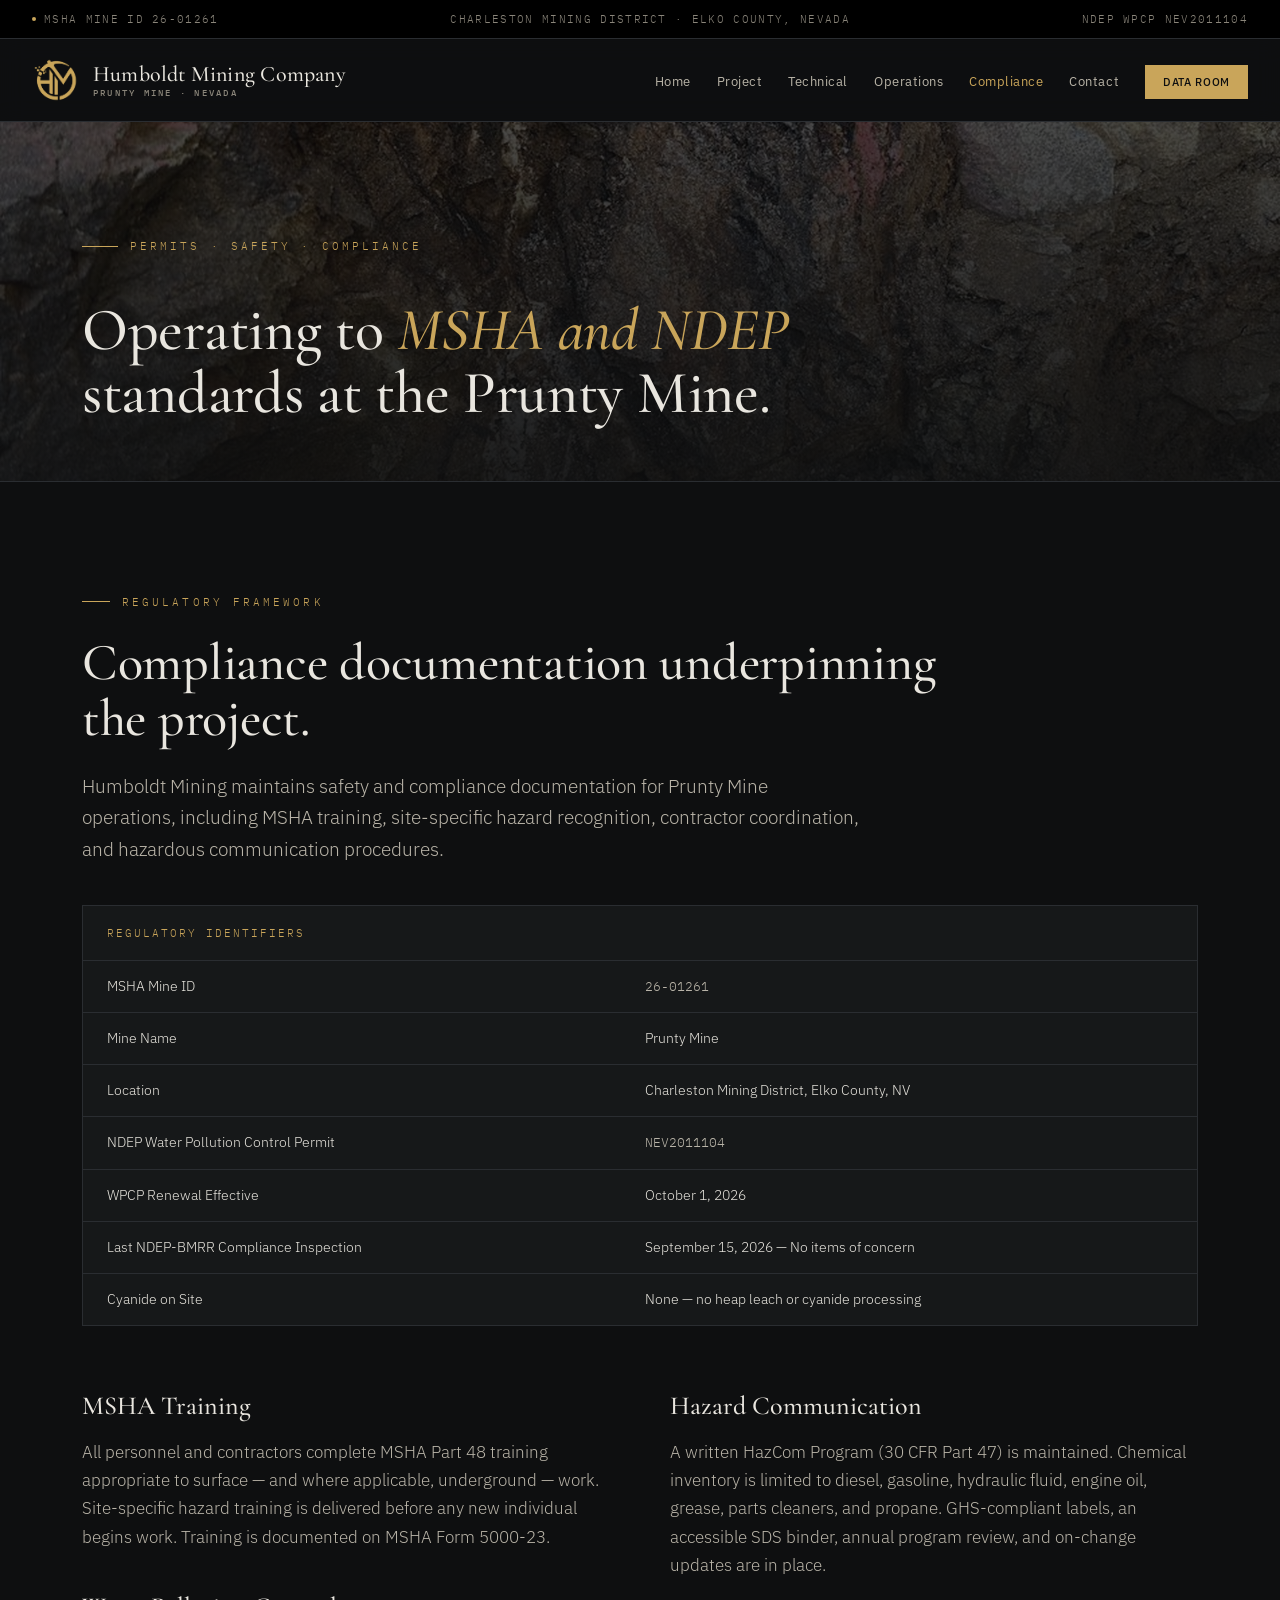
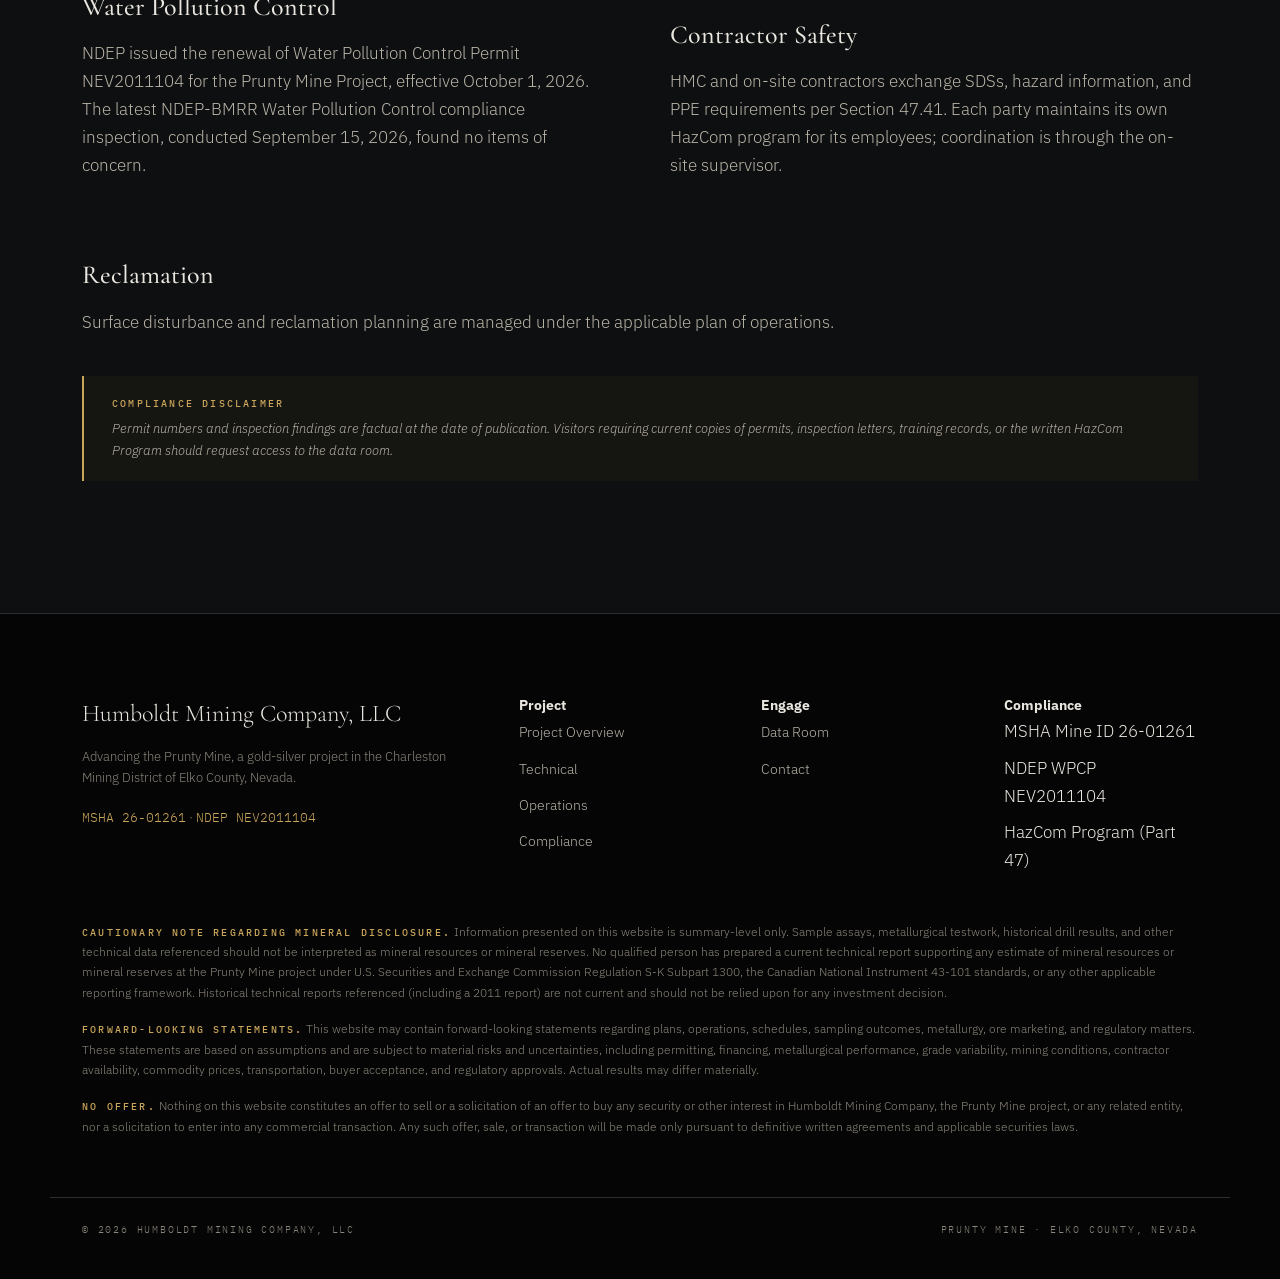
<file: compliance.html>
<!DOCTYPE html>
<html lang="en">
<head>
<meta charset="UTF-8">
<meta name="viewport" content="width=device-width, initial-scale=1.0">
<title>Permits, Safety & Compliance &mdash; Humboldt Mining Company</title>
<meta name="description" content="MSHA Mine ID 26-01261. NDEP Water Pollution Control Permit NEV2011104. Active HazCom Program. No cyanide on site.">
<meta name="robots" content="index, follow">
<meta name="author" content="Humboldt Mining Company, LLC">
<meta name="theme-color" content="#0e0f10">
<meta property="og:type" content="website">
<meta property="og:url" content="https://humboldtmining.com/compliance.html">
<meta property="og:title" content="Permits, Safety & Compliance &mdash; Humboldt Mining Company">
<meta property="og:description" content="MSHA Mine ID 26-01261. NDEP Water Pollution Control Permit NEV2011104. Active HazCom Program. No cyanide on site.">
<meta property="og:site_name" content="Humboldt Mining Company, LLC">
<meta property="og:locale" content="en_US">
<meta name="twitter:card" content="summary_large_image">
<meta name="twitter:title" content="Permits, Safety & Compliance &mdash; Humboldt Mining Company">
<meta name="twitter:description" content="MSHA Mine ID 26-01261. NDEP Water Pollution Control Permit NEV2011104. Active HazCom Program. No cyanide on site.">
<link rel="icon" type="image/x-icon" href="images/favicon.ico">
<script type="application/ld+json">
{ "@context": "https://schema.org", "@type": "Organization",
   "name": "Humboldt Mining Company, LLC", "url": "https://humboldtmining.com/",
   "description": "Operator of the Prunty Mine gold-silver project in the Charleston Mining District, Elko County, Nevada.",
   "address": { "@type": "PostalAddress", "addressRegion": "NV", "addressCountry": "US" } }
</script>
<link rel="preconnect" href="https://fonts.googleapis.com">
<link rel="preconnect" href="https://fonts.gstatic.com" crossorigin>
<link href="https://fonts.googleapis.com/css2?family=Cormorant+Garamond:wght@400;500;600;700&family=IBM+Plex+Mono:wght@400;500;600&family=IBM+Plex+Sans:wght@300;400;500;600&display=swap" rel="stylesheet">
<link rel="stylesheet" href="styles.css">
</head>
<body>

<div class="utility-bar">
  <div class="utility-bar-inner">
    <span><span class="dot"></span>MSHA Mine ID 26-01261</span>
    <span>Charleston Mining District &middot; Elko County, Nevada</span>
    <span>NDEP WPCP NEV2011104</span>
  </div>
</div>
<header class="site-nav">
  <div class="nav-inner">
    <a href="index.html" class="brand" style="display:flex;align-items:center;gap:14px;">
      <img src="images/logo-mark.png" alt="" style="height:46px;width:auto;display:block;flex-shrink:0;">
      <span>
        Humboldt Mining Company
        <span class="small">Prunty Mine &middot; Nevada</span>
      </span>
    </a>
    <nav>
      <ul>
        <li><a href="index.html">Home</a></li>
        <li><a href="project.html">Project</a></li>
        <li><a href="technical.html">Technical</a></li>
        <li><a href="operations.html">Operations</a></li>
        <li><a href="compliance.html" class="active">Compliance</a></li>
        <li><a href="contact.html">Contact</a></li>
        <li><a href="dataroom.html" class="nav-cta">Data Room</a></li>
      </ul>
    </nav>
    <button class="nav-toggle" aria-label="Open menu" onclick="document.body.classList.toggle('nav-open')">
      <span></span><span></span><span></span>
    </button>
  </div>
</header>

<section class="page-hero" style="padding:0;border-bottom:1px solid var(--steel);">
  <div class="page-hero-img" style="background-image:url('images/hero-compliance.jpg');"></div>
  <div class="page-hero-inner">
    <div class="eyebrow">Permits &middot; Safety &middot; Compliance</div>
    <h1>Operating to <em>MSHA and NDEP</em> standards at the Prunty Mine.</h1>
  </div>
</section>


<section>
  <div class="container">
    <div class="section-eyebrow">Regulatory Framework</div>
    <h2>Compliance documentation underpinning the project.</h2>
    <p class="lead">Humboldt Mining maintains safety and compliance documentation for Prunty Mine operations, including MSHA training, site-specific hazard recognition, contractor coordination, and hazardous communication procedures.</p>

    <div class="data-table-wrap">
      <div class="data-table-caption">Regulatory Identifiers</div>
      <table class="data">
        <tbody>
          <tr><td>MSHA Mine ID</td><td class="id">26-01261</td></tr>
          <tr><td>Mine Name</td><td>Prunty Mine</td></tr>
          <tr><td>Location</td><td>Charleston Mining District, Elko County, NV</td></tr>
          <tr><td>NDEP Water Pollution Control Permit</td><td class="id">NEV2011104</td></tr>
          <tr><td>WPCP Renewal Effective</td><td>October 1, 2026</td></tr>
          <tr><td>Last NDEP-BMRR Compliance Inspection</td><td>September 15, 2026 &mdash; No items of concern</td></tr>
          <tr><td>Cyanide on Site</td><td>None &mdash; no heap leach or cyanide processing</td></tr>
        </tbody>
      </table>
    </div>

    <div class="split-tight" style="margin-top:64px;">
      <div>
        <h3>MSHA Training</h3>
        <p>All personnel and contractors complete MSHA Part 48 training appropriate to surface &mdash; and where applicable, underground &mdash; work. Site-specific hazard training is delivered before any new individual begins work. Training is documented on MSHA Form 5000-23.</p>
        <h3 style="margin-top:40px;">Water Pollution Control</h3>
        <p>NDEP issued the renewal of Water Pollution Control Permit NEV2011104 for the Prunty Mine Project, effective October 1, 2026. The latest NDEP-BMRR Water Pollution Control compliance inspection, conducted September 15, 2026, found no items of concern.</p>
      </div>
      <div>
        <h3>Hazard Communication</h3>
        <p>A written HazCom Program (30 CFR Part 47) is maintained. Chemical inventory is limited to diesel, gasoline, hydraulic fluid, engine oil, grease, parts cleaners, and propane. GHS-compliant labels, an accessible SDS binder, annual program review, and on-change updates are in place.</p>
        <h3 style="margin-top:40px;">Contractor Safety</h3>
        <p>HMC and on-site contractors exchange SDSs, hazard information, and PPE requirements per Section 47.41. Each party maintains its own HazCom program for its employees; coordination is through the on-site supervisor.</p>
      </div>
    </div>

    <h3 style="margin-top:80px;">Reclamation</h3>
    <p>Surface disturbance and reclamation planning are managed under the applicable plan of operations.</p>

    <div class="disclaimer" style="margin-top:40px;">
      <strong>Compliance Disclaimer</strong>
      Permit numbers and inspection findings are factual at the date of publication. Visitors requiring current copies of permits, inspection letters, training records, or the written HazCom Program should request access to the data room.
    </div>
  </div>
</section>


<footer>
  <div class="footer-grid">
    <div>
      <div class="footer-brand">Humboldt Mining Company, LLC</div>
      <p>Advancing the Prunty Mine, a gold-silver project in the Charleston Mining District of Elko County, Nevada.</p>
      <p style="margin-top:16px;"><span style="font-family:var(--mono);color:var(--gold);">MSHA 26-01261</span> &middot; <span style="font-family:var(--mono);color:var(--gold);">NDEP NEV2011104</span></p>
    </div>
    <div>
      <h5>Project</h5>
      <ul>
        <li><a href="project.html">Project Overview</a></li>
        <li><a href="technical.html">Technical</a></li>
        <li><a href="operations.html">Operations</a></li>
        <li><a href="compliance.html">Compliance</a></li>
      </ul>
    </div>
    <div>
      <h5>Engage</h5>
      <ul>
        <li><a href="dataroom.html">Data Room</a></li>
        <li><a href="contact.html">Contact</a></li>
      </ul>
    </div>
    <div>
      <h5>Compliance</h5>
      <ul>
        <li>MSHA Mine ID 26-01261</li>
        <li>NDEP WPCP NEV2011104</li>
        <li>HazCom Program (Part 47)</li>
      </ul>
    </div>
  </div>
  <div class="footer-disclaimers">
    <p><strong>Cautionary Note Regarding Mineral Disclosure.</strong> Information presented on this website is summary-level only. Sample assays, metallurgical testwork, historical drill results, and other technical data referenced should not be interpreted as mineral resources or mineral reserves. No qualified person has prepared a current technical report supporting any estimate of mineral resources or mineral reserves at the Prunty Mine project under U.S. Securities and Exchange Commission Regulation S-K Subpart 1300, the Canadian National Instrument 43-101 standards, or any other applicable reporting framework. Historical technical reports referenced (including a 2011 report) are not current and should not be relied upon for any investment decision.</p>
    <p><strong>Forward-Looking Statements.</strong> This website may contain forward-looking statements regarding plans, operations, schedules, sampling outcomes, metallurgy, ore marketing, and regulatory matters. These statements are based on assumptions and are subject to material risks and uncertainties, including permitting, financing, metallurgical performance, grade variability, mining conditions, contractor availability, commodity prices, transportation, buyer acceptance, and regulatory approvals. Actual results may differ materially.</p>
    <p><strong>No Offer.</strong> Nothing on this website constitutes an offer to sell or a solicitation of an offer to buy any security or other interest in Humboldt Mining Company, the Prunty Mine project, or any related entity, nor a solicitation to enter into any commercial transaction. Any such offer, sale, or transaction will be made only pursuant to definitive written agreements and applicable securities laws.</p>
  </div>
  <div class="footer-bottom">
    <span>&copy; 2026 Humboldt Mining Company, LLC</span>
    <span>Prunty Mine &middot; Elko County, Nevada</span>
  </div>
</footer>
<script>
  document.querySelectorAll('header.site-nav nav a').forEach(function(link){
    link.addEventListener('click', function(){
      document.body.classList.remove('nav-open');
    });
  });
  if (window.location.search.indexOf('submitted=true') !== -1) {
    var b = document.createElement('div');
    b.style.cssText = 'position:fixed;top:0;left:0;right:0;background:#c9a55a;color:#0e0f10;padding:16px 24px;text-align:center;font-family:"IBM Plex Sans",sans-serif;font-size:14px;font-weight:500;letter-spacing:.04em;z-index:9999;box-shadow:0 2px 12px rgba(0,0,0,.4);';
    b.innerHTML = 'Thank you. Your inquiry has been received. Humboldt Mining will respond by email. <span style="cursor:pointer;margin-left:24px;font-weight:600;" onclick="this.parentElement.remove()">&times;</span>';
    document.body.prepend(b);
    window.scrollTo(0,0);
  }
</script>
</body>
</html>
</file>
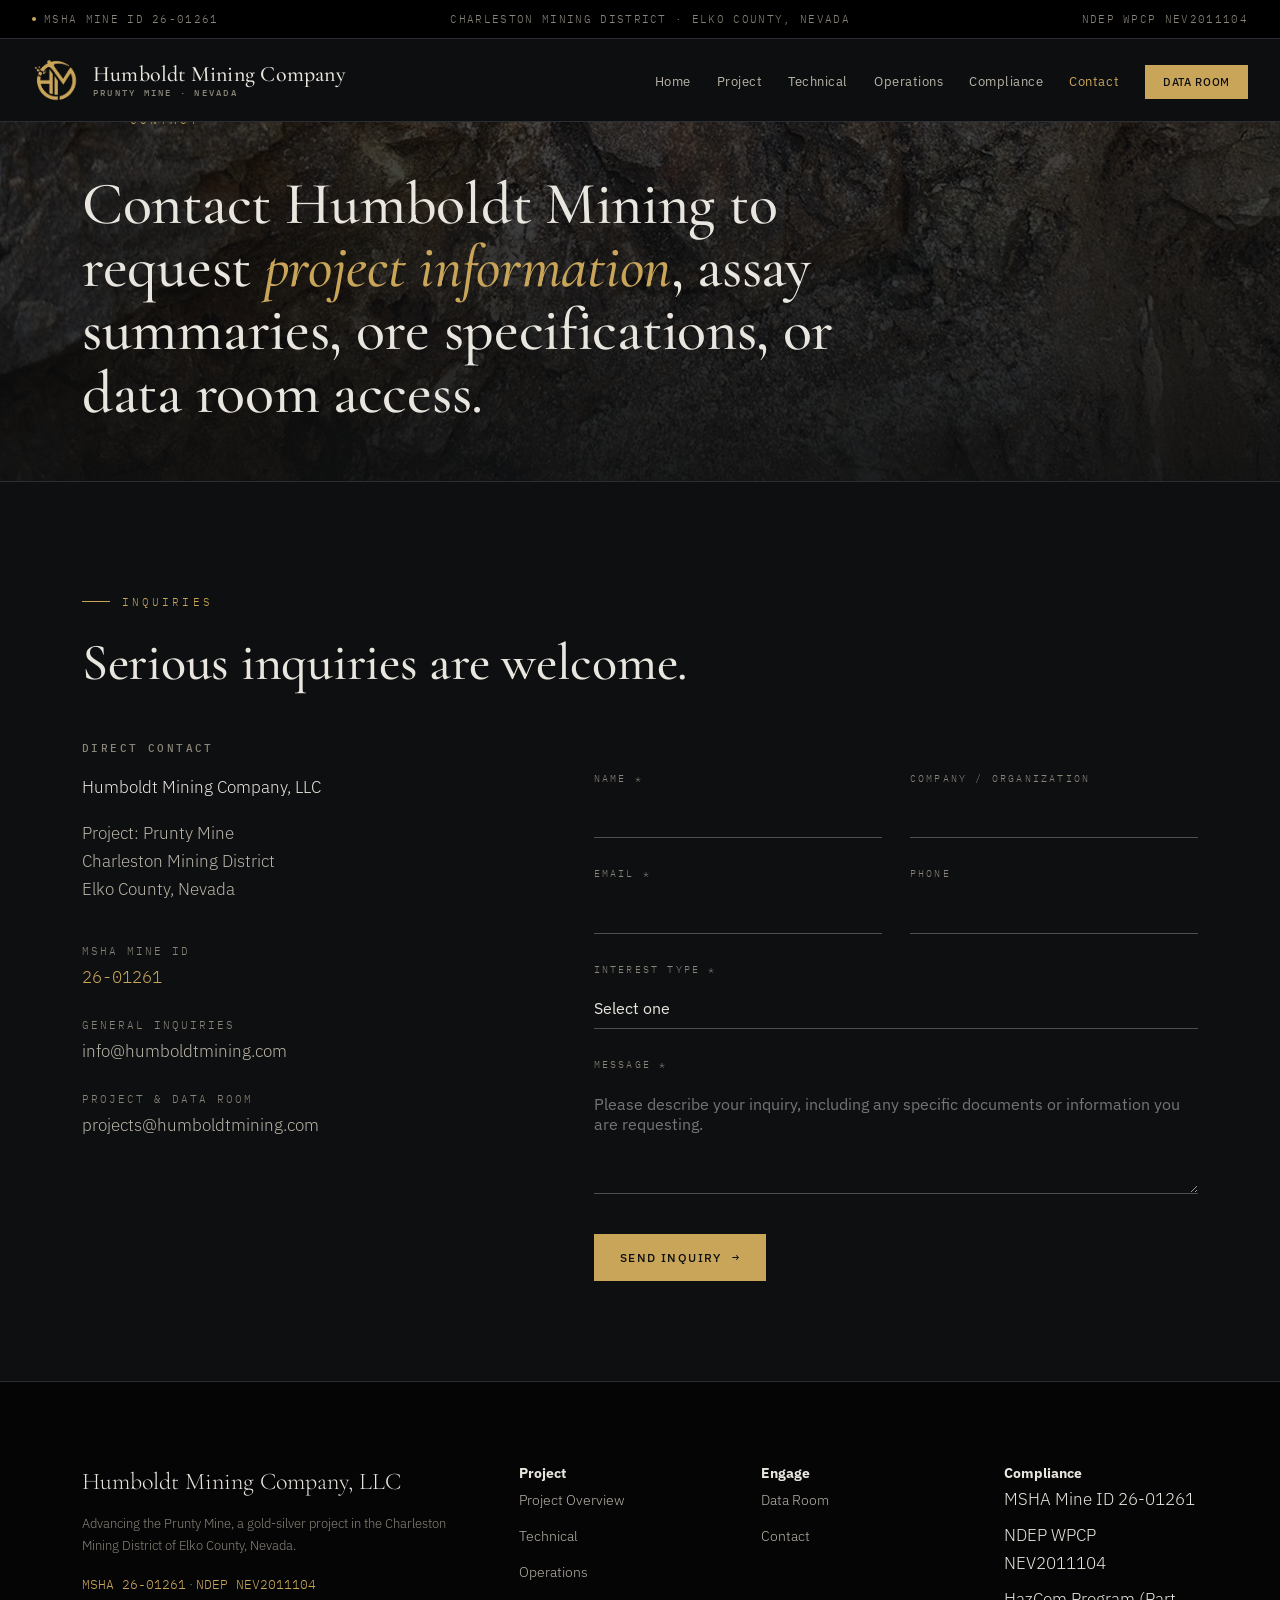
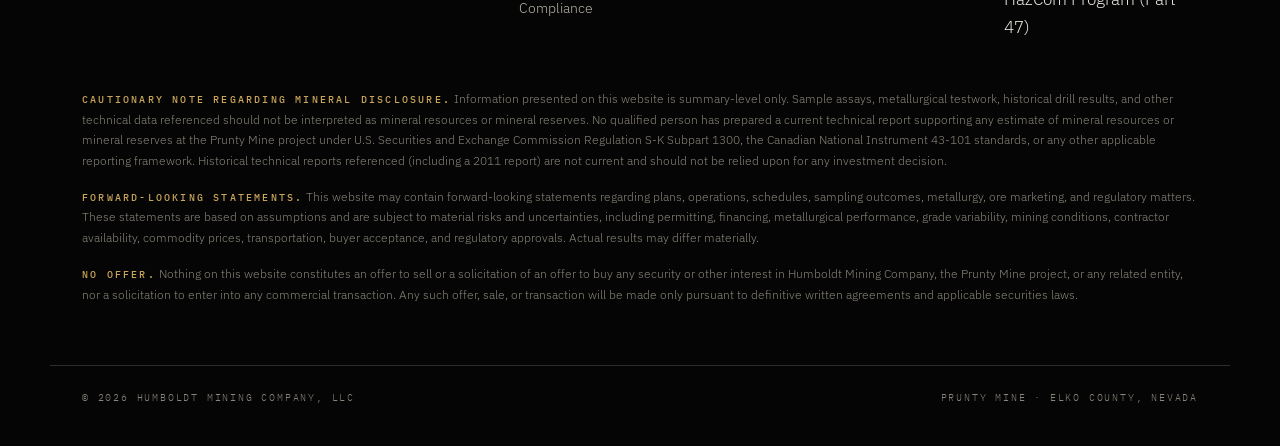
<file: contact.html>
<!DOCTYPE html>
<html lang="en">
<head>
<meta charset="UTF-8">
<meta name="viewport" content="width=device-width, initial-scale=1.0">
<title>Contact &mdash; Humboldt Mining Company</title>
<meta name="description" content="Contact Humboldt Mining to request project information, assay summaries, ore specifications, or data room access.">
<meta name="robots" content="index, follow">
<meta name="author" content="Humboldt Mining Company, LLC">
<meta name="theme-color" content="#0e0f10">
<meta property="og:type" content="website">
<meta property="og:url" content="https://humboldtmining.com/contact.html">
<meta property="og:title" content="Contact &mdash; Humboldt Mining Company">
<meta property="og:description" content="Contact Humboldt Mining to request project information, assay summaries, ore specifications, or data room access.">
<meta property="og:site_name" content="Humboldt Mining Company, LLC">
<meta property="og:locale" content="en_US">
<meta name="twitter:card" content="summary_large_image">
<meta name="twitter:title" content="Contact &mdash; Humboldt Mining Company">
<meta name="twitter:description" content="Contact Humboldt Mining to request project information, assay summaries, ore specifications, or data room access.">
<link rel="icon" type="image/x-icon" href="images/favicon.ico">
<script type="application/ld+json">
{ "@context": "https://schema.org", "@type": "Organization",
   "name": "Humboldt Mining Company, LLC", "url": "https://humboldtmining.com/",
   "description": "Operator of the Prunty Mine gold-silver project in the Charleston Mining District, Elko County, Nevada.",
   "address": { "@type": "PostalAddress", "addressRegion": "NV", "addressCountry": "US" } }
</script>
<link rel="preconnect" href="https://fonts.googleapis.com">
<link rel="preconnect" href="https://fonts.gstatic.com" crossorigin>
<link href="https://fonts.googleapis.com/css2?family=Cormorant+Garamond:wght@400;500;600;700&family=IBM+Plex+Mono:wght@400;500;600&family=IBM+Plex+Sans:wght@300;400;500;600&display=swap" rel="stylesheet">
<link rel="stylesheet" href="styles.css">
</head>
<body>

<div class="utility-bar">
  <div class="utility-bar-inner">
    <span><span class="dot"></span>MSHA Mine ID 26-01261</span>
    <span>Charleston Mining District &middot; Elko County, Nevada</span>
    <span>NDEP WPCP NEV2011104</span>
  </div>
</div>
<header class="site-nav">
  <div class="nav-inner">
    <a href="index.html" class="brand" style="display:flex;align-items:center;gap:14px;">
      <img src="images/logo-mark.png" alt="" style="height:46px;width:auto;display:block;flex-shrink:0;">
      <span>
        Humboldt Mining Company
        <span class="small">Prunty Mine &middot; Nevada</span>
      </span>
    </a>
    <nav>
      <ul>
        <li><a href="index.html">Home</a></li>
        <li><a href="project.html">Project</a></li>
        <li><a href="technical.html">Technical</a></li>
        <li><a href="operations.html">Operations</a></li>
        <li><a href="compliance.html">Compliance</a></li>
        <li><a href="contact.html" class="active">Contact</a></li>
        <li><a href="dataroom.html" class="nav-cta">Data Room</a></li>
      </ul>
    </nav>
    <button class="nav-toggle" aria-label="Open menu" onclick="document.body.classList.toggle('nav-open')">
      <span></span><span></span><span></span>
    </button>
  </div>
</header>

<section class="page-hero" style="padding:0;border-bottom:1px solid var(--steel);">
  <div class="page-hero-img" style="background-image:url('images/hero-contact.jpg');"></div>
  <div class="page-hero-inner">
    <div class="eyebrow">Contact</div>
    <h1>Contact Humboldt Mining to request <em>project information</em>, assay summaries, ore specifications, or data room access.</h1>
  </div>
</section>


<section>
  <div class="container">
    <div class="section-eyebrow">Inquiries</div>
    <h2>Serious inquiries are welcome.</h2>

    <div class="split" style="margin-top:48px;">
      <div>
        <h4>Direct Contact</h4>
        <p style="color:var(--bone);font-size:17px;">Humboldt Mining Company, LLC</p>
        <p style="margin-top:4px;">Project: Prunty Mine<br>Charleston Mining District<br>Elko County, Nevada</p>

        <p style="margin-top:32px;"><span style="font-family:var(--mono);font-size:11px;color:var(--bone-3);letter-spacing:0.18em;text-transform:uppercase;">MSHA Mine ID</span><br><span style="font-family:var(--mono);color:var(--gold);">26-01261</span></p>

        <p style="margin-top:16px;"><span style="font-family:var(--mono);font-size:11px;color:var(--bone-3);letter-spacing:0.18em;text-transform:uppercase;">General Inquiries</span><br>info@humboldtmining.com</p>

        <p style="margin-top:16px;"><span style="font-family:var(--mono);font-size:11px;color:var(--bone-3);letter-spacing:0.18em;text-transform:uppercase;">Project &amp; Data Room</span><br>projects@humboldtmining.com</p>
      </div>

      <form name="contact" method="POST" data-netlify="true" netlify-honeypot="bot-field" class="contact-form" action="/?submitted=true">
        <input type="hidden" name="form-name" value="contact">
        <p style="position:absolute;left:-9999px;"><label>Don't fill this out: <input name="bot-field"></label></p>
        <div class="form-grid">
          <div class="form-group">
            <label>Name *</label>
            <input type="text" name="name" required>
          </div>
          <div class="form-group">
            <label>Company / Organization</label>
            <input type="text" name="company">
          </div>
          <div class="form-group">
            <label>Email *</label>
            <input type="email" name="email" required>
          </div>
          <div class="form-group">
            <label>Phone</label>
            <input type="tel" name="phone">
          </div>
          <div class="form-group form-full">
            <label>Interest Type *</label>
            <select name="interest" required>
              <option value="">Select one</option>
              <option>Investor</option>
              <option>Ore Buyer</option>
              <option>Contractor</option>
              <option>Regulator</option>
              <option>Other</option>
            </select>
          </div>
          <div class="form-group form-full">
            <label>Message *</label>
            <textarea name="message" required placeholder="Please describe your inquiry, including any specific documents or information you are requesting."></textarea>
          </div>
          <div class="form-full" style="margin-top:12px;">
            <button type="submit" class="btn btn-primary">Send Inquiry <span class="arrow">&rarr;</span></button>
          </div>
        </div>
      </form>
    </div>
  </div>
</section>


<footer>
  <div class="footer-grid">
    <div>
      <div class="footer-brand">Humboldt Mining Company, LLC</div>
      <p>Advancing the Prunty Mine, a gold-silver project in the Charleston Mining District of Elko County, Nevada.</p>
      <p style="margin-top:16px;"><span style="font-family:var(--mono);color:var(--gold);">MSHA 26-01261</span> &middot; <span style="font-family:var(--mono);color:var(--gold);">NDEP NEV2011104</span></p>
    </div>
    <div>
      <h5>Project</h5>
      <ul>
        <li><a href="project.html">Project Overview</a></li>
        <li><a href="technical.html">Technical</a></li>
        <li><a href="operations.html">Operations</a></li>
        <li><a href="compliance.html">Compliance</a></li>
      </ul>
    </div>
    <div>
      <h5>Engage</h5>
      <ul>
        <li><a href="dataroom.html">Data Room</a></li>
        <li><a href="contact.html">Contact</a></li>
      </ul>
    </div>
    <div>
      <h5>Compliance</h5>
      <ul>
        <li>MSHA Mine ID 26-01261</li>
        <li>NDEP WPCP NEV2011104</li>
        <li>HazCom Program (Part 47)</li>
      </ul>
    </div>
  </div>
  <div class="footer-disclaimers">
    <p><strong>Cautionary Note Regarding Mineral Disclosure.</strong> Information presented on this website is summary-level only. Sample assays, metallurgical testwork, historical drill results, and other technical data referenced should not be interpreted as mineral resources or mineral reserves. No qualified person has prepared a current technical report supporting any estimate of mineral resources or mineral reserves at the Prunty Mine project under U.S. Securities and Exchange Commission Regulation S-K Subpart 1300, the Canadian National Instrument 43-101 standards, or any other applicable reporting framework. Historical technical reports referenced (including a 2011 report) are not current and should not be relied upon for any investment decision.</p>
    <p><strong>Forward-Looking Statements.</strong> This website may contain forward-looking statements regarding plans, operations, schedules, sampling outcomes, metallurgy, ore marketing, and regulatory matters. These statements are based on assumptions and are subject to material risks and uncertainties, including permitting, financing, metallurgical performance, grade variability, mining conditions, contractor availability, commodity prices, transportation, buyer acceptance, and regulatory approvals. Actual results may differ materially.</p>
    <p><strong>No Offer.</strong> Nothing on this website constitutes an offer to sell or a solicitation of an offer to buy any security or other interest in Humboldt Mining Company, the Prunty Mine project, or any related entity, nor a solicitation to enter into any commercial transaction. Any such offer, sale, or transaction will be made only pursuant to definitive written agreements and applicable securities laws.</p>
  </div>
  <div class="footer-bottom">
    <span>&copy; 2026 Humboldt Mining Company, LLC</span>
    <span>Prunty Mine &middot; Elko County, Nevada</span>
  </div>
</footer>
<script>
  document.querySelectorAll('header.site-nav nav a').forEach(function(link){
    link.addEventListener('click', function(){
      document.body.classList.remove('nav-open');
    });
  });
  if (window.location.search.indexOf('submitted=true') !== -1) {
    var b = document.createElement('div');
    b.style.cssText = 'position:fixed;top:0;left:0;right:0;background:#c9a55a;color:#0e0f10;padding:16px 24px;text-align:center;font-family:"IBM Plex Sans",sans-serif;font-size:14px;font-weight:500;letter-spacing:.04em;z-index:9999;box-shadow:0 2px 12px rgba(0,0,0,.4);';
    b.innerHTML = 'Thank you. Your inquiry has been received. Humboldt Mining will respond by email. <span style="cursor:pointer;margin-left:24px;font-weight:600;" onclick="this.parentElement.remove()">&times;</span>';
    document.body.prepend(b);
    window.scrollTo(0,0);
  }
</script>
</body>
</html>
</file>
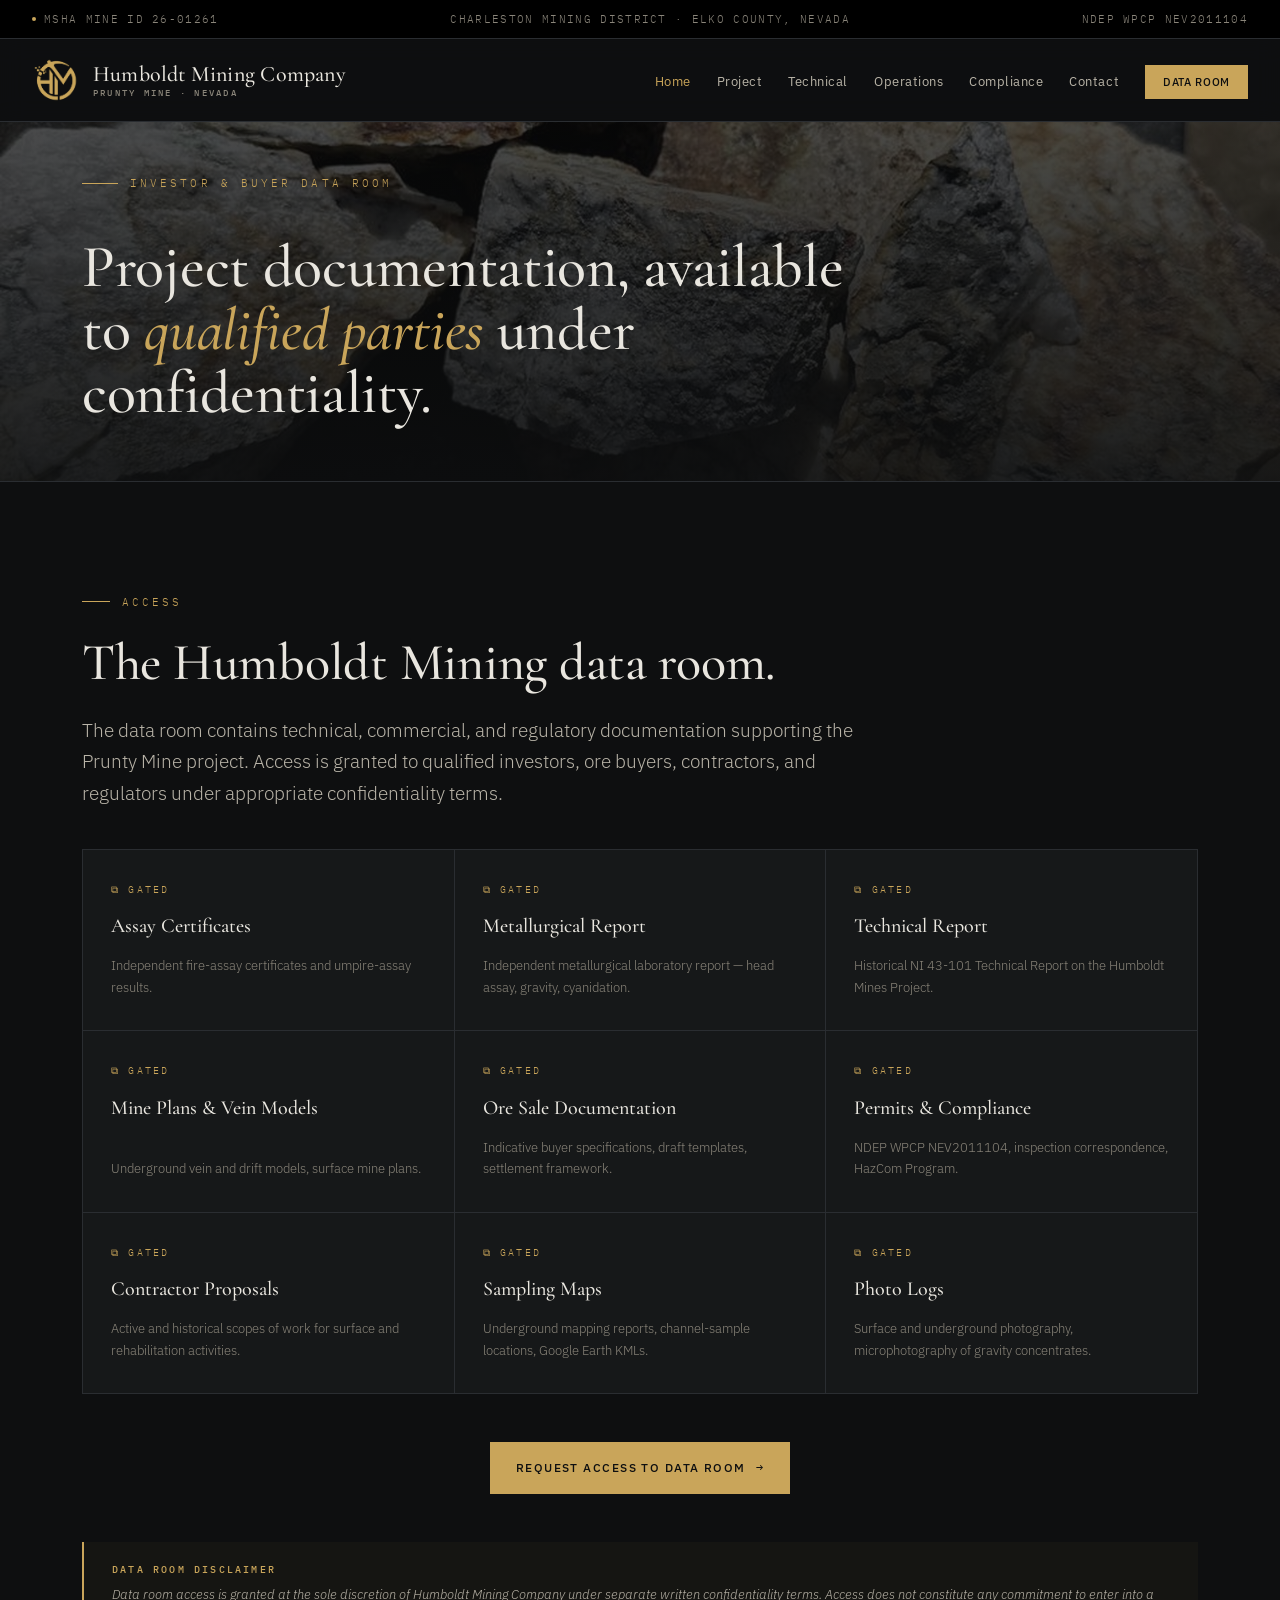
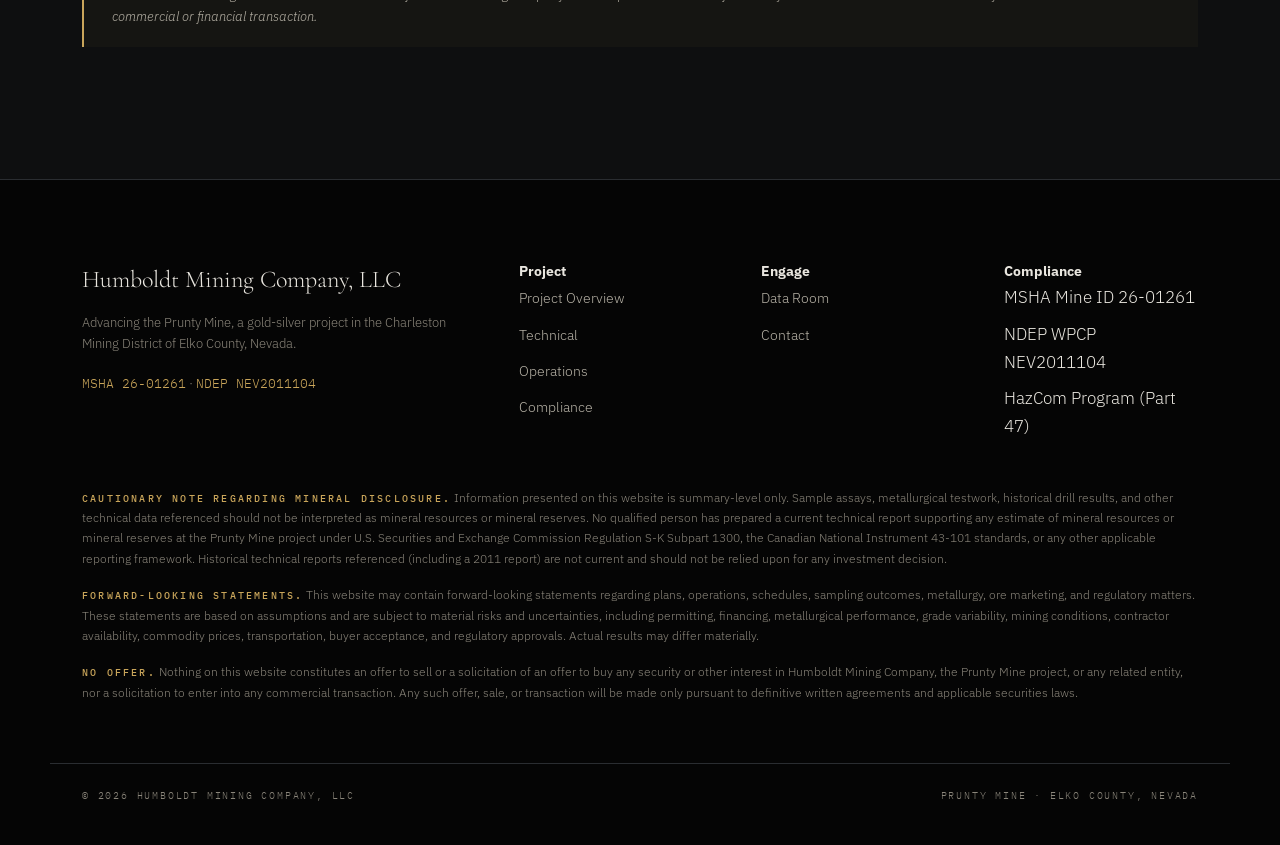
<file: dataroom.html>
<!DOCTYPE html>
<html lang="en">
<head>
<meta charset="UTF-8">
<meta name="viewport" content="width=device-width, initial-scale=1.0">
<title>Data Room &mdash; Humboldt Mining Company</title>
<meta name="description" content="Technical, commercial, and regulatory documentation for the Prunty Mine project. Access under appropriate confidentiality terms.">
<meta name="robots" content="index, follow">
<meta name="author" content="Humboldt Mining Company, LLC">
<meta name="theme-color" content="#0e0f10">
<meta property="og:type" content="website">
<meta property="og:url" content="https://humboldtmining.com/dataroom.html">
<meta property="og:title" content="Data Room &mdash; Humboldt Mining Company">
<meta property="og:description" content="Technical, commercial, and regulatory documentation for the Prunty Mine project. Access under appropriate confidentiality terms.">
<meta property="og:site_name" content="Humboldt Mining Company, LLC">
<meta property="og:locale" content="en_US">
<meta name="twitter:card" content="summary_large_image">
<meta name="twitter:title" content="Data Room &mdash; Humboldt Mining Company">
<meta name="twitter:description" content="Technical, commercial, and regulatory documentation for the Prunty Mine project. Access under appropriate confidentiality terms.">
<link rel="icon" type="image/x-icon" href="images/favicon.ico">
<script type="application/ld+json">
{ "@context": "https://schema.org", "@type": "Organization",
   "name": "Humboldt Mining Company, LLC", "url": "https://humboldtmining.com/",
   "description": "Operator of the Prunty Mine gold-silver project in the Charleston Mining District, Elko County, Nevada.",
   "address": { "@type": "PostalAddress", "addressRegion": "NV", "addressCountry": "US" } }
</script>
<link rel="preconnect" href="https://fonts.googleapis.com">
<link rel="preconnect" href="https://fonts.gstatic.com" crossorigin>
<link href="https://fonts.googleapis.com/css2?family=Cormorant+Garamond:wght@400;500;600;700&family=IBM+Plex+Mono:wght@400;500;600&family=IBM+Plex+Sans:wght@300;400;500;600&display=swap" rel="stylesheet">
<link rel="stylesheet" href="styles.css">
</head>
<body>

<div class="utility-bar">
  <div class="utility-bar-inner">
    <span><span class="dot"></span>MSHA Mine ID 26-01261</span>
    <span>Charleston Mining District &middot; Elko County, Nevada</span>
    <span>NDEP WPCP NEV2011104</span>
  </div>
</div>
<header class="site-nav">
  <div class="nav-inner">
    <a href="index.html" class="brand" style="display:flex;align-items:center;gap:14px;">
      <img src="images/logo-mark.png" alt="" style="height:46px;width:auto;display:block;flex-shrink:0;">
      <span>
        Humboldt Mining Company
        <span class="small">Prunty Mine &middot; Nevada</span>
      </span>
    </a>
    <nav>
      <ul>
        <li><a href="index.html" class="active">Home</a></li>
        <li><a href="project.html">Project</a></li>
        <li><a href="technical.html">Technical</a></li>
        <li><a href="operations.html">Operations</a></li>
        <li><a href="compliance.html">Compliance</a></li>
        <li><a href="contact.html">Contact</a></li>
        <li><a href="dataroom.html" class="nav-cta">Data Room</a></li>
      </ul>
    </nav>
    <button class="nav-toggle" aria-label="Open menu" onclick="document.body.classList.toggle('nav-open')">
      <span></span><span></span><span></span>
    </button>
  </div>
</header>

<section class="page-hero" style="padding:0;border-bottom:1px solid var(--steel);">
  <div class="page-hero-img" style="background-image:url('images/hero-dataroom.jpg');"></div>
  <div class="page-hero-inner">
    <div class="eyebrow">Investor &amp; Buyer Data Room</div>
    <h1>Project documentation, available to <em>qualified parties</em> under confidentiality.</h1>
  </div>
</section>


<section>
  <div class="container">
    <div class="section-eyebrow">Access</div>
    <h2>The Humboldt Mining data room.</h2>
    <p class="lead">The data room contains technical, commercial, and regulatory documentation supporting the Prunty Mine project. Access is granted to qualified investors, ore buyers, contractors, and regulators under appropriate confidentiality terms.</p>

    <div class="doc-grid">
      <div class="doc-card">
        <div class="lock">&boxbox; Gated</div>
        <h4>Assay Certificates</h4>
        <p>Independent fire-assay certificates and umpire-assay results.</p>
      </div>
      <div class="doc-card">
        <div class="lock">&boxbox; Gated</div>
        <h4>Metallurgical Report</h4>
        <p>Independent metallurgical laboratory report &mdash; head assay, gravity, cyanidation.</p>
      </div>
      <div class="doc-card">
        <div class="lock">&boxbox; Gated</div>
        <h4>Technical Report</h4>
        <p>Historical NI 43-101 Technical Report on the Humboldt Mines Project.</p>
      </div>
      <div class="doc-card">
        <div class="lock">&boxbox; Gated</div>
        <h4>Mine Plans &amp; Vein Models</h4>
        <p>Underground vein and drift models, surface mine plans.</p>
      </div>
      <div class="doc-card">
        <div class="lock">&boxbox; Gated</div>
        <h4>Ore Sale Documentation</h4>
        <p>Indicative buyer specifications, draft templates, settlement framework.</p>
      </div>
      <div class="doc-card">
        <div class="lock">&boxbox; Gated</div>
        <h4>Permits &amp; Compliance</h4>
        <p>NDEP WPCP NEV2011104, inspection correspondence, HazCom Program.</p>
      </div>
      <div class="doc-card">
        <div class="lock">&boxbox; Gated</div>
        <h4>Contractor Proposals</h4>
        <p>Active and historical scopes of work for surface and rehabilitation activities.</p>
      </div>
      <div class="doc-card">
        <div class="lock">&boxbox; Gated</div>
        <h4>Sampling Maps</h4>
        <p>Underground mapping reports, channel-sample locations, Google Earth KMLs.</p>
      </div>
      <div class="doc-card">
        <div class="lock">&boxbox; Gated</div>
        <h4>Photo Logs</h4>
        <p>Surface and underground photography, microphotography of gravity concentrates.</p>
      </div>
    </div>

    <div style="margin-top:48px;text-align:center;">
      <a href="contact.html" class="btn btn-primary">Request Access to Data Room <span class="arrow">&rarr;</span></a>
    </div>

    <div class="disclaimer" style="margin-top:48px;">
      <strong>Data Room Disclaimer</strong>
      Data room access is granted at the sole discretion of Humboldt Mining Company under separate written confidentiality terms. Access does not constitute any commitment to enter into a commercial or financial transaction.
    </div>
  </div>
</section>


<footer>
  <div class="footer-grid">
    <div>
      <div class="footer-brand">Humboldt Mining Company, LLC</div>
      <p>Advancing the Prunty Mine, a gold-silver project in the Charleston Mining District of Elko County, Nevada.</p>
      <p style="margin-top:16px;"><span style="font-family:var(--mono);color:var(--gold);">MSHA 26-01261</span> &middot; <span style="font-family:var(--mono);color:var(--gold);">NDEP NEV2011104</span></p>
    </div>
    <div>
      <h5>Project</h5>
      <ul>
        <li><a href="project.html">Project Overview</a></li>
        <li><a href="technical.html">Technical</a></li>
        <li><a href="operations.html">Operations</a></li>
        <li><a href="compliance.html">Compliance</a></li>
      </ul>
    </div>
    <div>
      <h5>Engage</h5>
      <ul>
        <li><a href="dataroom.html">Data Room</a></li>
        <li><a href="contact.html">Contact</a></li>
      </ul>
    </div>
    <div>
      <h5>Compliance</h5>
      <ul>
        <li>MSHA Mine ID 26-01261</li>
        <li>NDEP WPCP NEV2011104</li>
        <li>HazCom Program (Part 47)</li>
      </ul>
    </div>
  </div>
  <div class="footer-disclaimers">
    <p><strong>Cautionary Note Regarding Mineral Disclosure.</strong> Information presented on this website is summary-level only. Sample assays, metallurgical testwork, historical drill results, and other technical data referenced should not be interpreted as mineral resources or mineral reserves. No qualified person has prepared a current technical report supporting any estimate of mineral resources or mineral reserves at the Prunty Mine project under U.S. Securities and Exchange Commission Regulation S-K Subpart 1300, the Canadian National Instrument 43-101 standards, or any other applicable reporting framework. Historical technical reports referenced (including a 2011 report) are not current and should not be relied upon for any investment decision.</p>
    <p><strong>Forward-Looking Statements.</strong> This website may contain forward-looking statements regarding plans, operations, schedules, sampling outcomes, metallurgy, ore marketing, and regulatory matters. These statements are based on assumptions and are subject to material risks and uncertainties, including permitting, financing, metallurgical performance, grade variability, mining conditions, contractor availability, commodity prices, transportation, buyer acceptance, and regulatory approvals. Actual results may differ materially.</p>
    <p><strong>No Offer.</strong> Nothing on this website constitutes an offer to sell or a solicitation of an offer to buy any security or other interest in Humboldt Mining Company, the Prunty Mine project, or any related entity, nor a solicitation to enter into any commercial transaction. Any such offer, sale, or transaction will be made only pursuant to definitive written agreements and applicable securities laws.</p>
  </div>
  <div class="footer-bottom">
    <span>&copy; 2026 Humboldt Mining Company, LLC</span>
    <span>Prunty Mine &middot; Elko County, Nevada</span>
  </div>
</footer>
<script>
  document.querySelectorAll('header.site-nav nav a').forEach(function(link){
    link.addEventListener('click', function(){
      document.body.classList.remove('nav-open');
    });
  });
  if (window.location.search.indexOf('submitted=true') !== -1) {
    var b = document.createElement('div');
    b.style.cssText = 'position:fixed;top:0;left:0;right:0;background:#c9a55a;color:#0e0f10;padding:16px 24px;text-align:center;font-family:"IBM Plex Sans",sans-serif;font-size:14px;font-weight:500;letter-spacing:.04em;z-index:9999;box-shadow:0 2px 12px rgba(0,0,0,.4);';
    b.innerHTML = 'Thank you. Your inquiry has been received. Humboldt Mining will respond by email. <span style="cursor:pointer;margin-left:24px;font-weight:600;" onclick="this.parentElement.remove()">&times;</span>';
    document.body.prepend(b);
    window.scrollTo(0,0);
  }
</script>
</body>
</html>
</file>
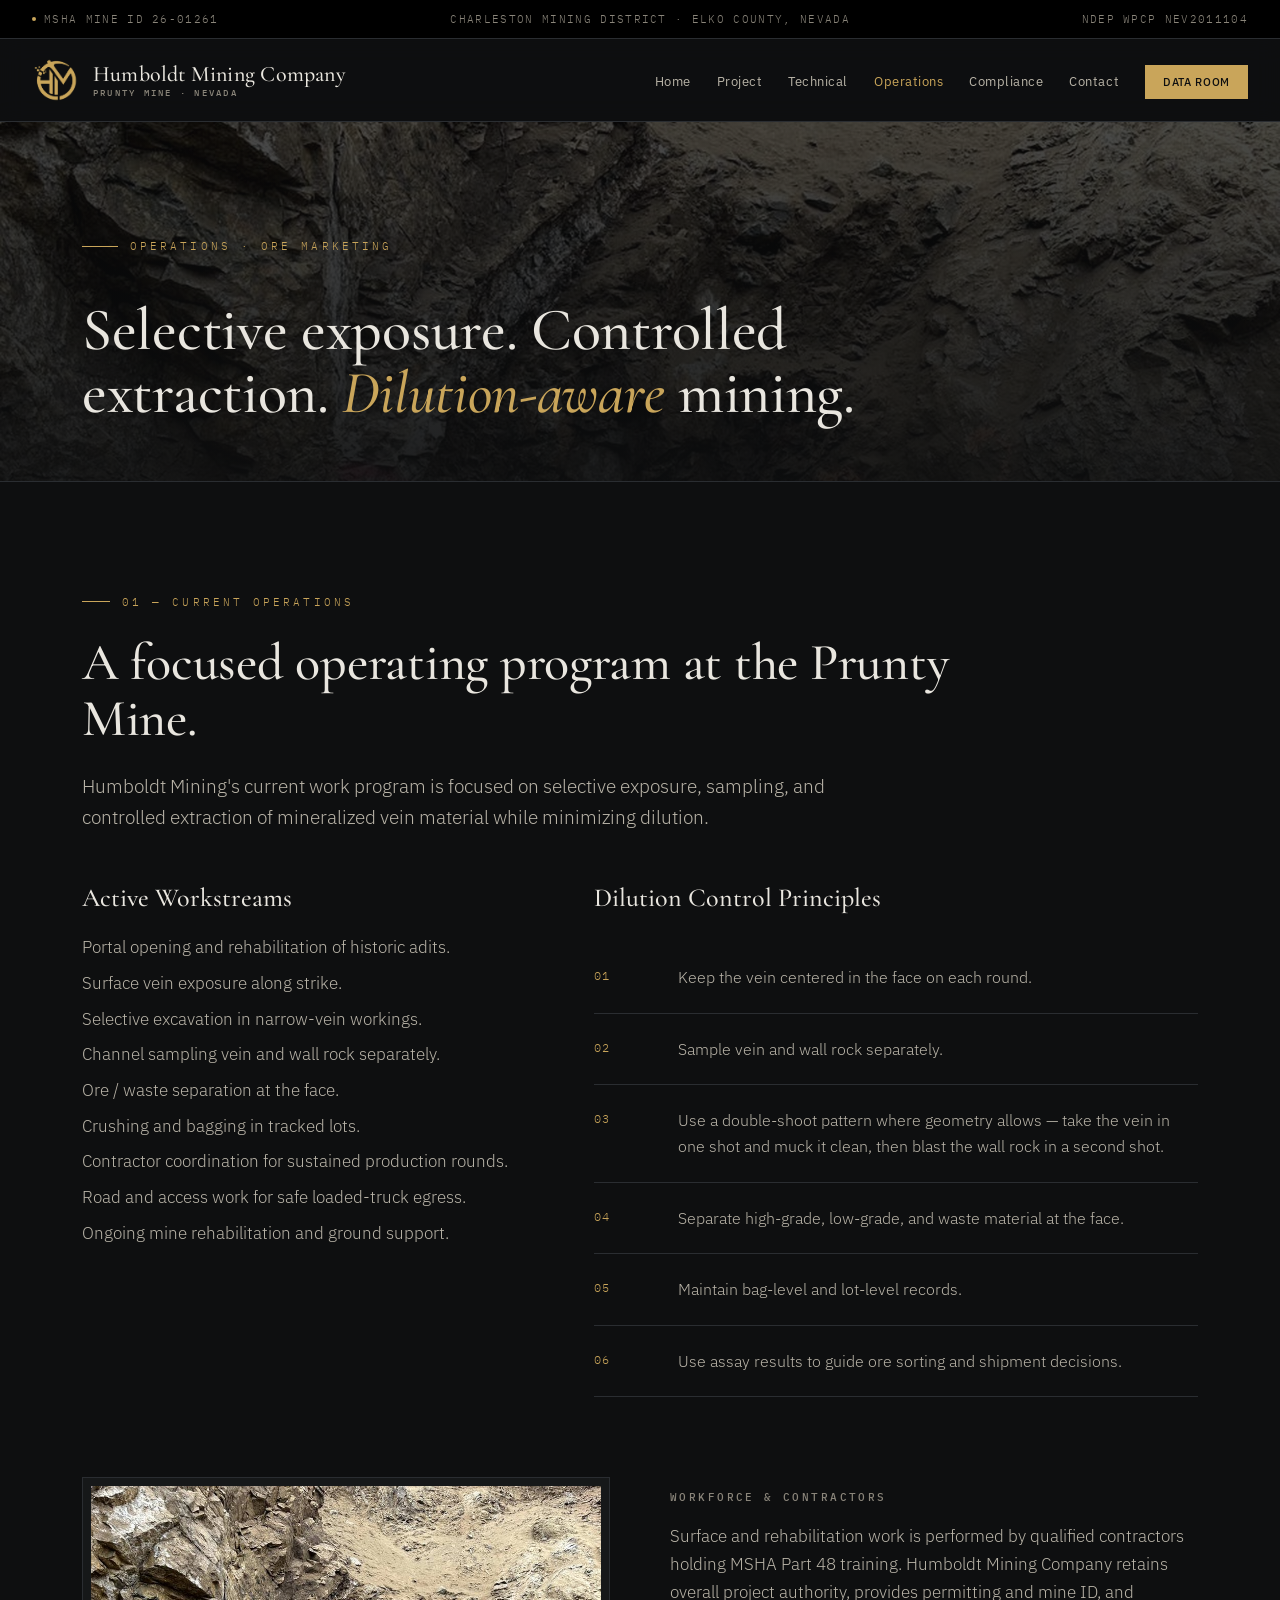
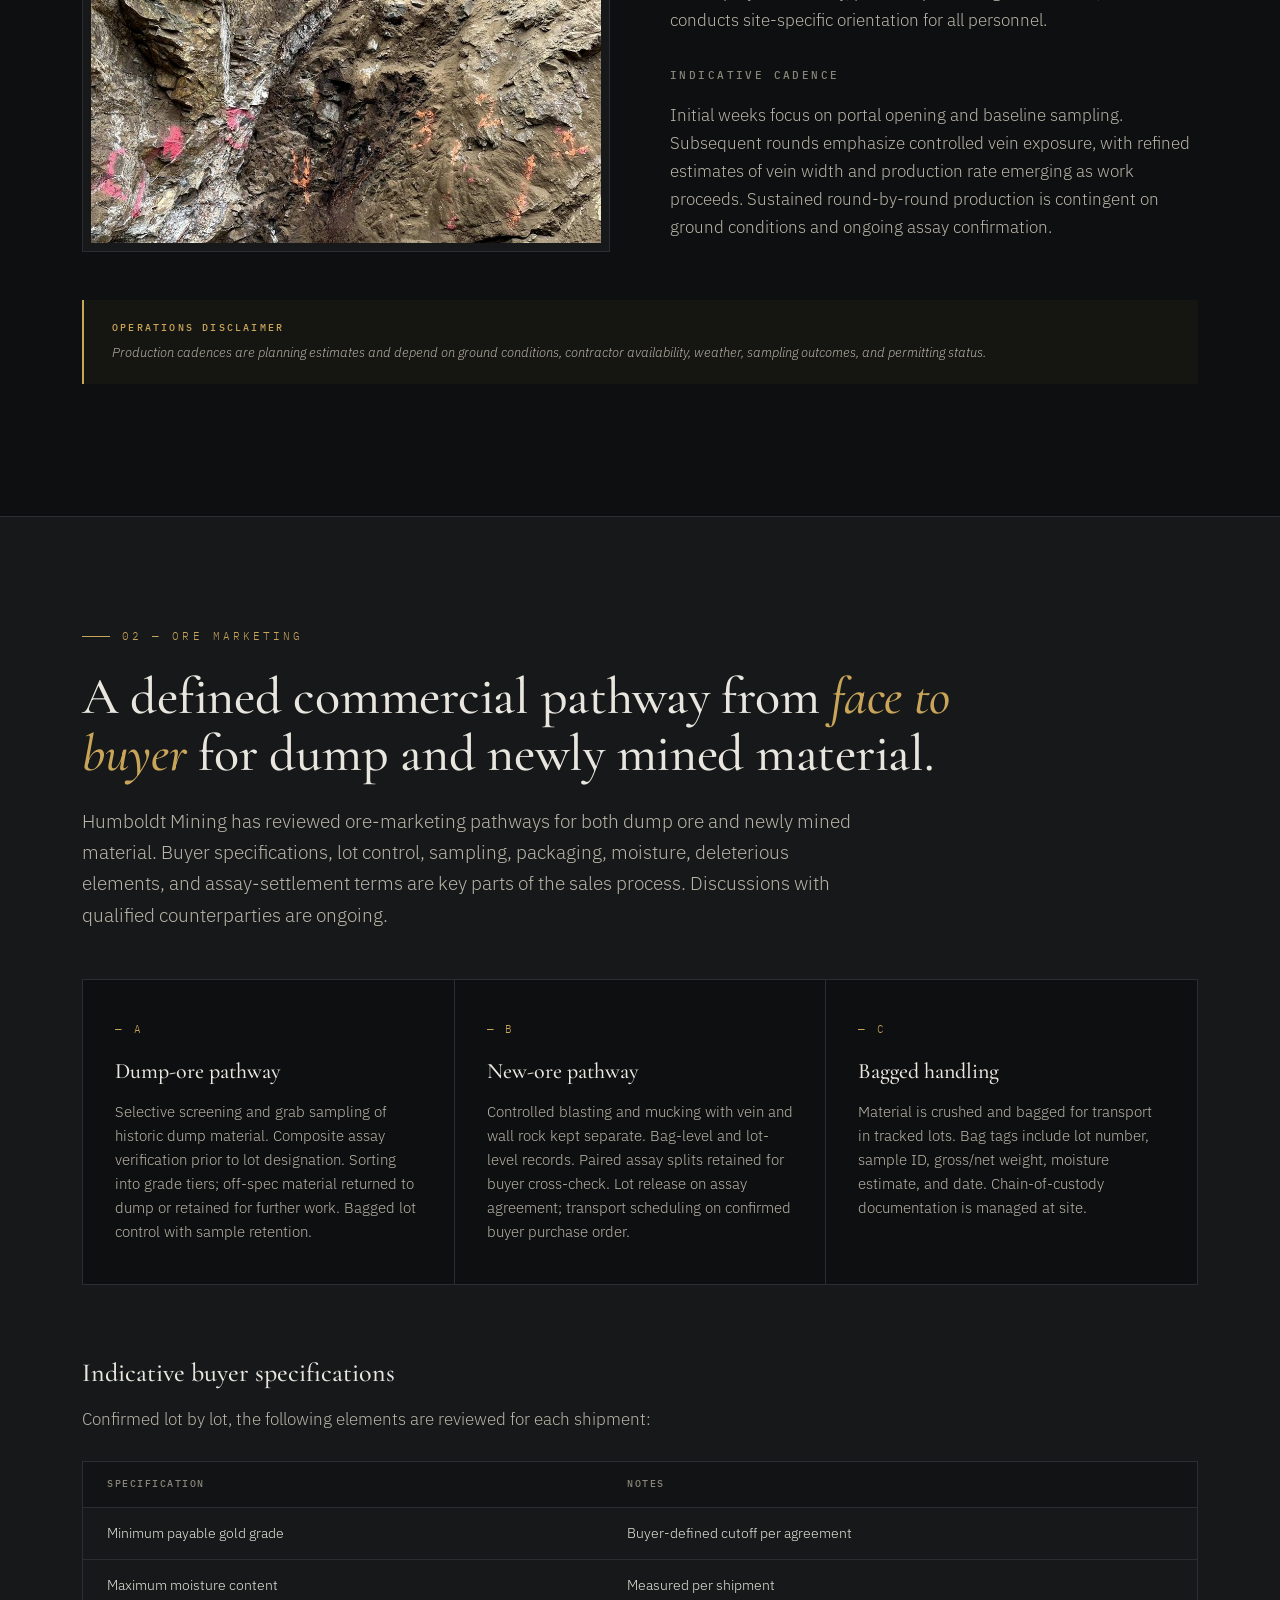
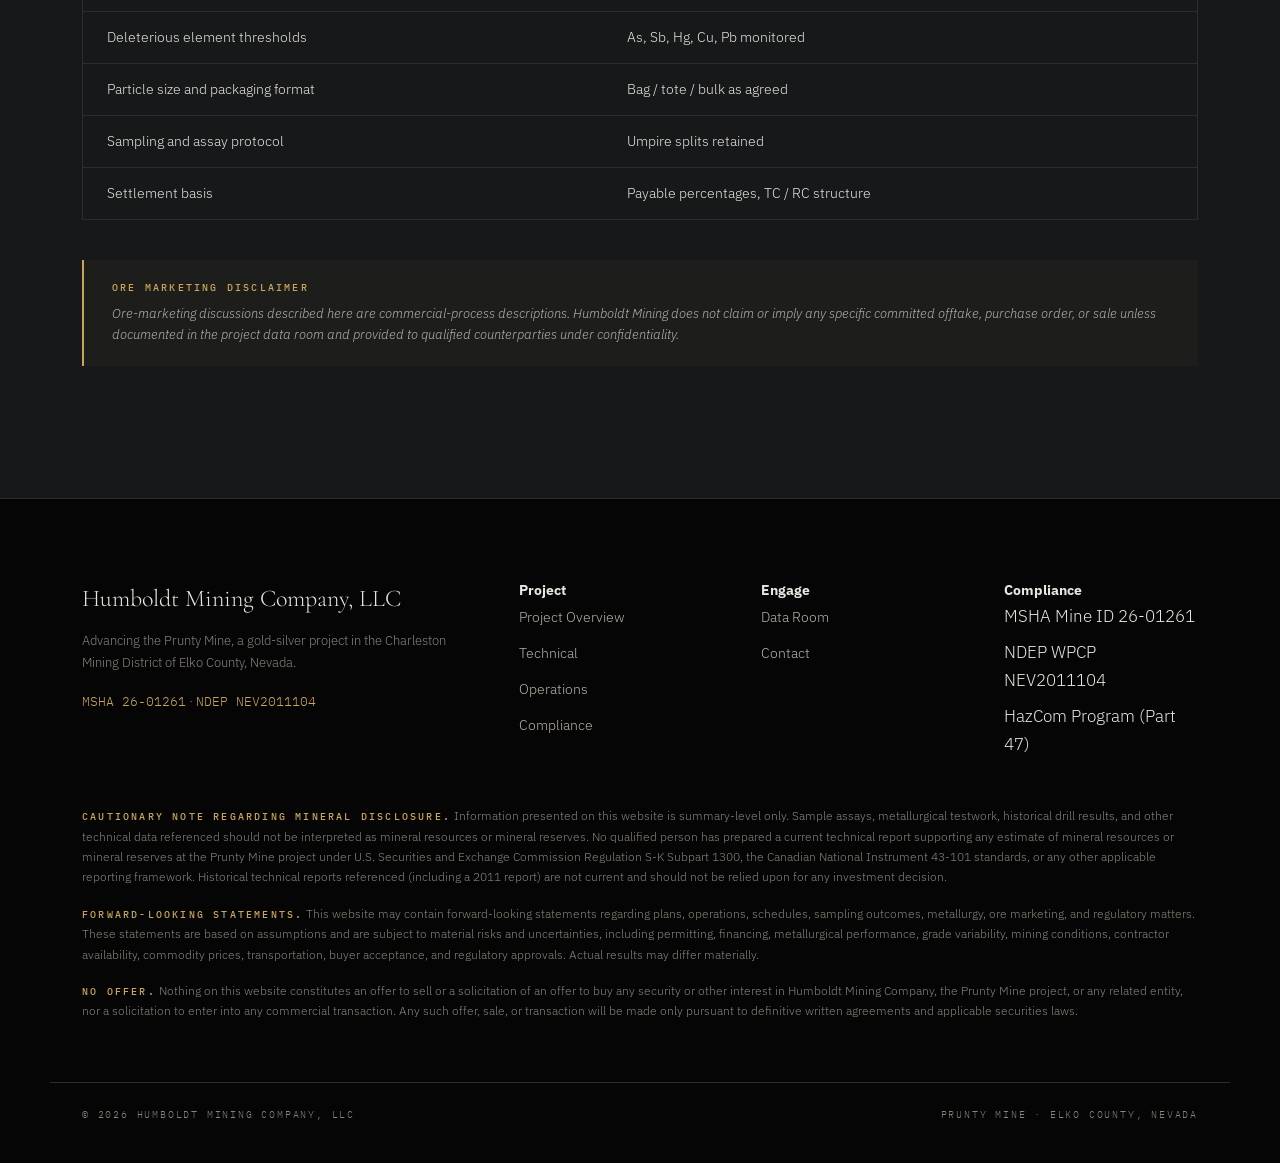
<file: operations.html>
<!DOCTYPE html>
<html lang="en">
<head>
<meta charset="UTF-8">
<meta name="viewport" content="width=device-width, initial-scale=1.0">
<title>Operations & Ore Marketing &mdash; Humboldt Mining Company</title>
<meta name="description" content="Selective extraction, dilution-aware mine planning, and a defined commercial pathway for gold-bearing ore from the Prunty Mine.">
<meta name="robots" content="index, follow">
<meta name="author" content="Humboldt Mining Company, LLC">
<meta name="theme-color" content="#0e0f10">
<meta property="og:type" content="website">
<meta property="og:url" content="https://humboldtmining.com/operations.html">
<meta property="og:title" content="Operations & Ore Marketing &mdash; Humboldt Mining Company">
<meta property="og:description" content="Selective extraction, dilution-aware mine planning, and a defined commercial pathway for gold-bearing ore from the Prunty Mine.">
<meta property="og:site_name" content="Humboldt Mining Company, LLC">
<meta property="og:locale" content="en_US">
<meta name="twitter:card" content="summary_large_image">
<meta name="twitter:title" content="Operations & Ore Marketing &mdash; Humboldt Mining Company">
<meta name="twitter:description" content="Selective extraction, dilution-aware mine planning, and a defined commercial pathway for gold-bearing ore from the Prunty Mine.">
<link rel="icon" type="image/x-icon" href="images/favicon.ico">
<script type="application/ld+json">
{ "@context": "https://schema.org", "@type": "Organization",
   "name": "Humboldt Mining Company, LLC", "url": "https://humboldtmining.com/",
   "description": "Operator of the Prunty Mine gold-silver project in the Charleston Mining District, Elko County, Nevada.",
   "address": { "@type": "PostalAddress", "addressRegion": "NV", "addressCountry": "US" } }
</script>
<link rel="preconnect" href="https://fonts.googleapis.com">
<link rel="preconnect" href="https://fonts.gstatic.com" crossorigin>
<link href="https://fonts.googleapis.com/css2?family=Cormorant+Garamond:wght@400;500;600;700&family=IBM+Plex+Mono:wght@400;500;600&family=IBM+Plex+Sans:wght@300;400;500;600&display=swap" rel="stylesheet">
<link rel="stylesheet" href="styles.css">
</head>
<body>

<div class="utility-bar">
  <div class="utility-bar-inner">
    <span><span class="dot"></span>MSHA Mine ID 26-01261</span>
    <span>Charleston Mining District &middot; Elko County, Nevada</span>
    <span>NDEP WPCP NEV2011104</span>
  </div>
</div>
<header class="site-nav">
  <div class="nav-inner">
    <a href="index.html" class="brand" style="display:flex;align-items:center;gap:14px;">
      <img src="images/logo-mark.png" alt="" style="height:46px;width:auto;display:block;flex-shrink:0;">
      <span>
        Humboldt Mining Company
        <span class="small">Prunty Mine &middot; Nevada</span>
      </span>
    </a>
    <nav>
      <ul>
        <li><a href="index.html">Home</a></li>
        <li><a href="project.html">Project</a></li>
        <li><a href="technical.html">Technical</a></li>
        <li><a href="operations.html" class="active">Operations</a></li>
        <li><a href="compliance.html">Compliance</a></li>
        <li><a href="contact.html">Contact</a></li>
        <li><a href="dataroom.html" class="nav-cta">Data Room</a></li>
      </ul>
    </nav>
    <button class="nav-toggle" aria-label="Open menu" onclick="document.body.classList.toggle('nav-open')">
      <span></span><span></span><span></span>
    </button>
  </div>
</header>

<section class="page-hero" style="padding:0;border-bottom:1px solid var(--steel);">
  <div class="page-hero-img" style="background-image:url('images/hero-operations.jpg');"></div>
  <div class="page-hero-inner">
    <div class="eyebrow">Operations &middot; Ore Marketing</div>
    <h1>Selective exposure. Controlled extraction. <em>Dilution-aware</em> mining.</h1>
  </div>
</section>


<section>
  <div class="container">
    <div class="section-eyebrow">01 &mdash; Current Operations</div>
    <h2>A focused operating program at the Prunty Mine.</h2>
    <p class="lead">Humboldt Mining's current work program is focused on selective exposure, sampling, and controlled extraction of mineralized vein material while minimizing dilution.</p>

    <div class="split" style="margin-top:48px;">
      <div>
        <h3>Active Workstreams</h3>
        <p style="line-height:2.1;">
          Portal opening and rehabilitation of historic adits.<br>
          Surface vein exposure along strike.<br>
          Selective excavation in narrow-vein workings.<br>
          Channel sampling vein and wall rock separately.<br>
          Ore / waste separation at the face.<br>
          Crushing and bagging in tracked lots.<br>
          Contractor coordination for sustained production rounds.<br>
          Road and access work for safe loaded-truck egress.<br>
          Ongoing mine rehabilitation and ground support.
        </p>
      </div>
      <div>
        <h3>Dilution Control Principles</h3>
        <ol class="principles">
          <li>Keep the vein centered in the face on each round.</li>
          <li>Sample vein and wall rock separately.</li>
          <li>Use a double-shoot pattern where geometry allows &mdash; take the vein in one shot and muck it clean, then blast the wall rock in a second shot.</li>
          <li>Separate high-grade, low-grade, and waste material at the face.</li>
          <li>Maintain bag-level and lot-level records.</li>
          <li>Use assay results to guide ore sorting and shipment decisions.</li>
        </ol>
      </div>
    </div>

    <div class="split-image" style="margin-top:80px;">
      <div class="image-frame"><img src="images/ops-vein-exposure.jpg" alt="Vein exposure at the working face, with sampling marks"></div>
      <div>
        <h4>Workforce &amp; Contractors</h4>
        <p>Surface and rehabilitation work is performed by qualified contractors holding MSHA Part 48 training. Humboldt Mining Company retains overall project authority, provides permitting and mine ID, and conducts site-specific orientation for all personnel.</p>
        <h4 style="margin-top:32px;">Indicative Cadence</h4>
        <p>Initial weeks focus on portal opening and baseline sampling. Subsequent rounds emphasize controlled vein exposure, with refined estimates of vein width and production rate emerging as work proceeds. Sustained round-by-round production is contingent on ground conditions and ongoing assay confirmation.</p>
      </div>
    </div>

    <div class="disclaimer" style="margin-top:48px;">
      <strong>Operations Disclaimer</strong>
      Production cadences are planning estimates and depend on ground conditions, contractor availability, weather, sampling outcomes, and permitting status.
    </div>
  </div>
</section>

<section style="background:var(--ink-2);">
  <div class="container">
    <div class="section-eyebrow">02 &mdash; Ore Marketing</div>
    <h2>A defined commercial pathway from <em>face to buyer</em> for dump and newly mined material.</h2>
    <p class="lead">Humboldt Mining has reviewed ore-marketing pathways for both dump ore and newly mined material. Buyer specifications, lot control, sampling, packaging, moisture, deleterious elements, and assay-settlement terms are key parts of the sales process. Discussions with qualified counterparties are ongoing.</p>

    <div class="highlights-grid" style="margin-top:48px;">
      <div class="highlight">
        <div class="highlight-body" style="padding:40px 32px;">
          <div class="highlight-num">&mdash; A</div>
          <h3>Dump-ore pathway</h3>
          <p>Selective screening and grab sampling of historic dump material. Composite assay verification prior to lot designation. Sorting into grade tiers; off-spec material returned to dump or retained for further work. Bagged lot control with sample retention.</p>
        </div>
      </div>
      <div class="highlight">
        <div class="highlight-body" style="padding:40px 32px;">
          <div class="highlight-num">&mdash; B</div>
          <h3>New-ore pathway</h3>
          <p>Controlled blasting and mucking with vein and wall rock kept separate. Bag-level and lot-level records. Paired assay splits retained for buyer cross-check. Lot release on assay agreement; transport scheduling on confirmed buyer purchase order.</p>
        </div>
      </div>
      <div class="highlight">
        <div class="highlight-body" style="padding:40px 32px;">
          <div class="highlight-num">&mdash; C</div>
          <h3>Bagged handling</h3>
          <p>Material is crushed and bagged for transport in tracked lots. Bag tags include lot number, sample ID, gross/net weight, moisture estimate, and date. Chain-of-custody documentation is managed at site.</p>
        </div>
      </div>
    </div>

    <h3 style="margin-top:72px;">Indicative buyer specifications</h3>
    <p style="margin-bottom:24px;">Confirmed lot by lot, the following elements are reviewed for each shipment:</p>
    <div class="data-table-wrap">
      <table class="data">
        <thead><tr><th>Specification</th><th>Notes</th></tr></thead>
        <tbody>
          <tr><td>Minimum payable gold grade</td><td>Buyer-defined cutoff per agreement</td></tr>
          <tr><td>Maximum moisture content</td><td>Measured per shipment</td></tr>
          <tr><td>Deleterious element thresholds</td><td>As, Sb, Hg, Cu, Pb monitored</td></tr>
          <tr><td>Particle size and packaging format</td><td>Bag / tote / bulk as agreed</td></tr>
          <tr><td>Sampling and assay protocol</td><td>Umpire splits retained</td></tr>
          <tr><td>Settlement basis</td><td>Payable percentages, TC / RC structure</td></tr>
        </tbody>
      </table>
    </div>

    <div class="disclaimer" style="margin-top:40px;">
      <strong>Ore Marketing Disclaimer</strong>
      Ore-marketing discussions described here are commercial-process descriptions. Humboldt Mining does not claim or imply any specific committed offtake, purchase order, or sale unless documented in the project data room and provided to qualified counterparties under confidentiality.
    </div>
  </div>
</section>


<footer>
  <div class="footer-grid">
    <div>
      <div class="footer-brand">Humboldt Mining Company, LLC</div>
      <p>Advancing the Prunty Mine, a gold-silver project in the Charleston Mining District of Elko County, Nevada.</p>
      <p style="margin-top:16px;"><span style="font-family:var(--mono);color:var(--gold);">MSHA 26-01261</span> &middot; <span style="font-family:var(--mono);color:var(--gold);">NDEP NEV2011104</span></p>
    </div>
    <div>
      <h5>Project</h5>
      <ul>
        <li><a href="project.html">Project Overview</a></li>
        <li><a href="technical.html">Technical</a></li>
        <li><a href="operations.html">Operations</a></li>
        <li><a href="compliance.html">Compliance</a></li>
      </ul>
    </div>
    <div>
      <h5>Engage</h5>
      <ul>
        <li><a href="dataroom.html">Data Room</a></li>
        <li><a href="contact.html">Contact</a></li>
      </ul>
    </div>
    <div>
      <h5>Compliance</h5>
      <ul>
        <li>MSHA Mine ID 26-01261</li>
        <li>NDEP WPCP NEV2011104</li>
        <li>HazCom Program (Part 47)</li>
      </ul>
    </div>
  </div>
  <div class="footer-disclaimers">
    <p><strong>Cautionary Note Regarding Mineral Disclosure.</strong> Information presented on this website is summary-level only. Sample assays, metallurgical testwork, historical drill results, and other technical data referenced should not be interpreted as mineral resources or mineral reserves. No qualified person has prepared a current technical report supporting any estimate of mineral resources or mineral reserves at the Prunty Mine project under U.S. Securities and Exchange Commission Regulation S-K Subpart 1300, the Canadian National Instrument 43-101 standards, or any other applicable reporting framework. Historical technical reports referenced (including a 2011 report) are not current and should not be relied upon for any investment decision.</p>
    <p><strong>Forward-Looking Statements.</strong> This website may contain forward-looking statements regarding plans, operations, schedules, sampling outcomes, metallurgy, ore marketing, and regulatory matters. These statements are based on assumptions and are subject to material risks and uncertainties, including permitting, financing, metallurgical performance, grade variability, mining conditions, contractor availability, commodity prices, transportation, buyer acceptance, and regulatory approvals. Actual results may differ materially.</p>
    <p><strong>No Offer.</strong> Nothing on this website constitutes an offer to sell or a solicitation of an offer to buy any security or other interest in Humboldt Mining Company, the Prunty Mine project, or any related entity, nor a solicitation to enter into any commercial transaction. Any such offer, sale, or transaction will be made only pursuant to definitive written agreements and applicable securities laws.</p>
  </div>
  <div class="footer-bottom">
    <span>&copy; 2026 Humboldt Mining Company, LLC</span>
    <span>Prunty Mine &middot; Elko County, Nevada</span>
  </div>
</footer>
<script>
  document.querySelectorAll('header.site-nav nav a').forEach(function(link){
    link.addEventListener('click', function(){
      document.body.classList.remove('nav-open');
    });
  });
  if (window.location.search.indexOf('submitted=true') !== -1) {
    var b = document.createElement('div');
    b.style.cssText = 'position:fixed;top:0;left:0;right:0;background:#c9a55a;color:#0e0f10;padding:16px 24px;text-align:center;font-family:"IBM Plex Sans",sans-serif;font-size:14px;font-weight:500;letter-spacing:.04em;z-index:9999;box-shadow:0 2px 12px rgba(0,0,0,.4);';
    b.innerHTML = 'Thank you. Your inquiry has been received. Humboldt Mining will respond by email. <span style="cursor:pointer;margin-left:24px;font-weight:600;" onclick="this.parentElement.remove()">&times;</span>';
    document.body.prepend(b);
    window.scrollTo(0,0);
  }
</script>
</body>
</html>
</file>
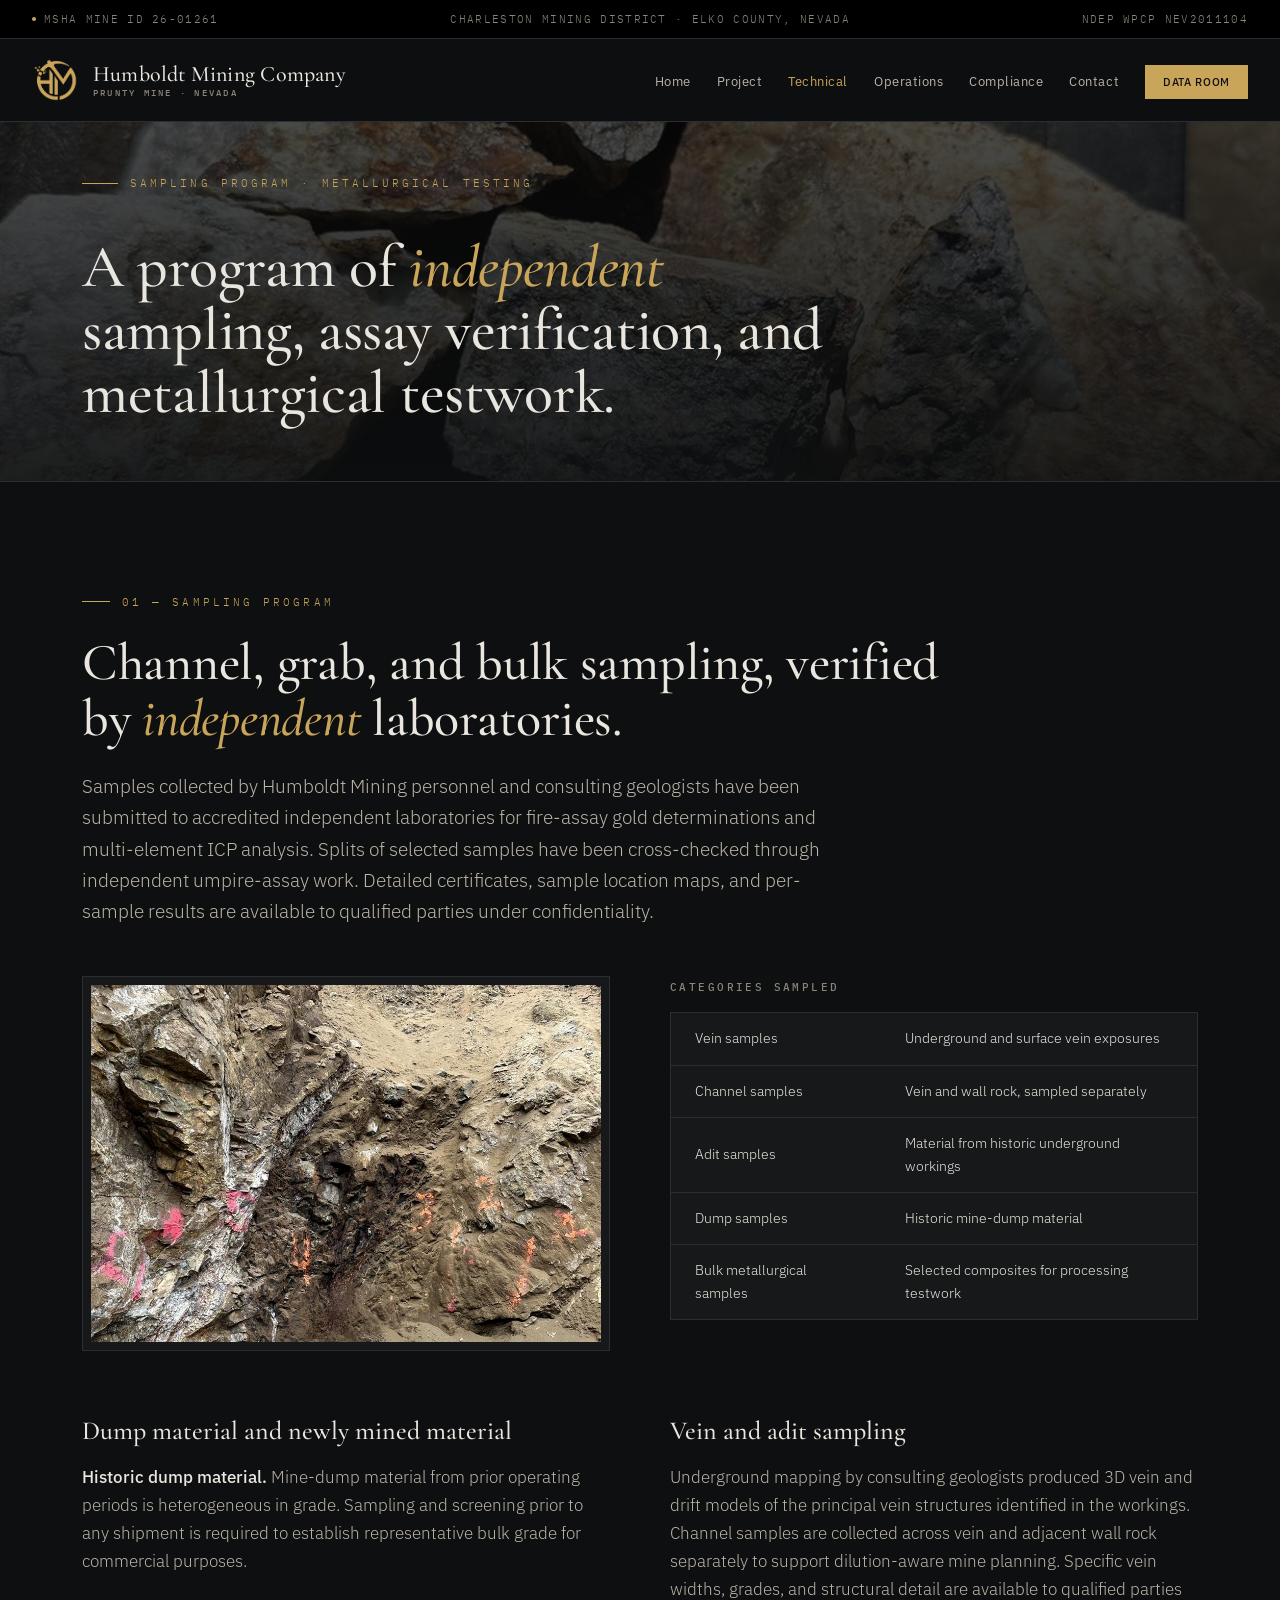
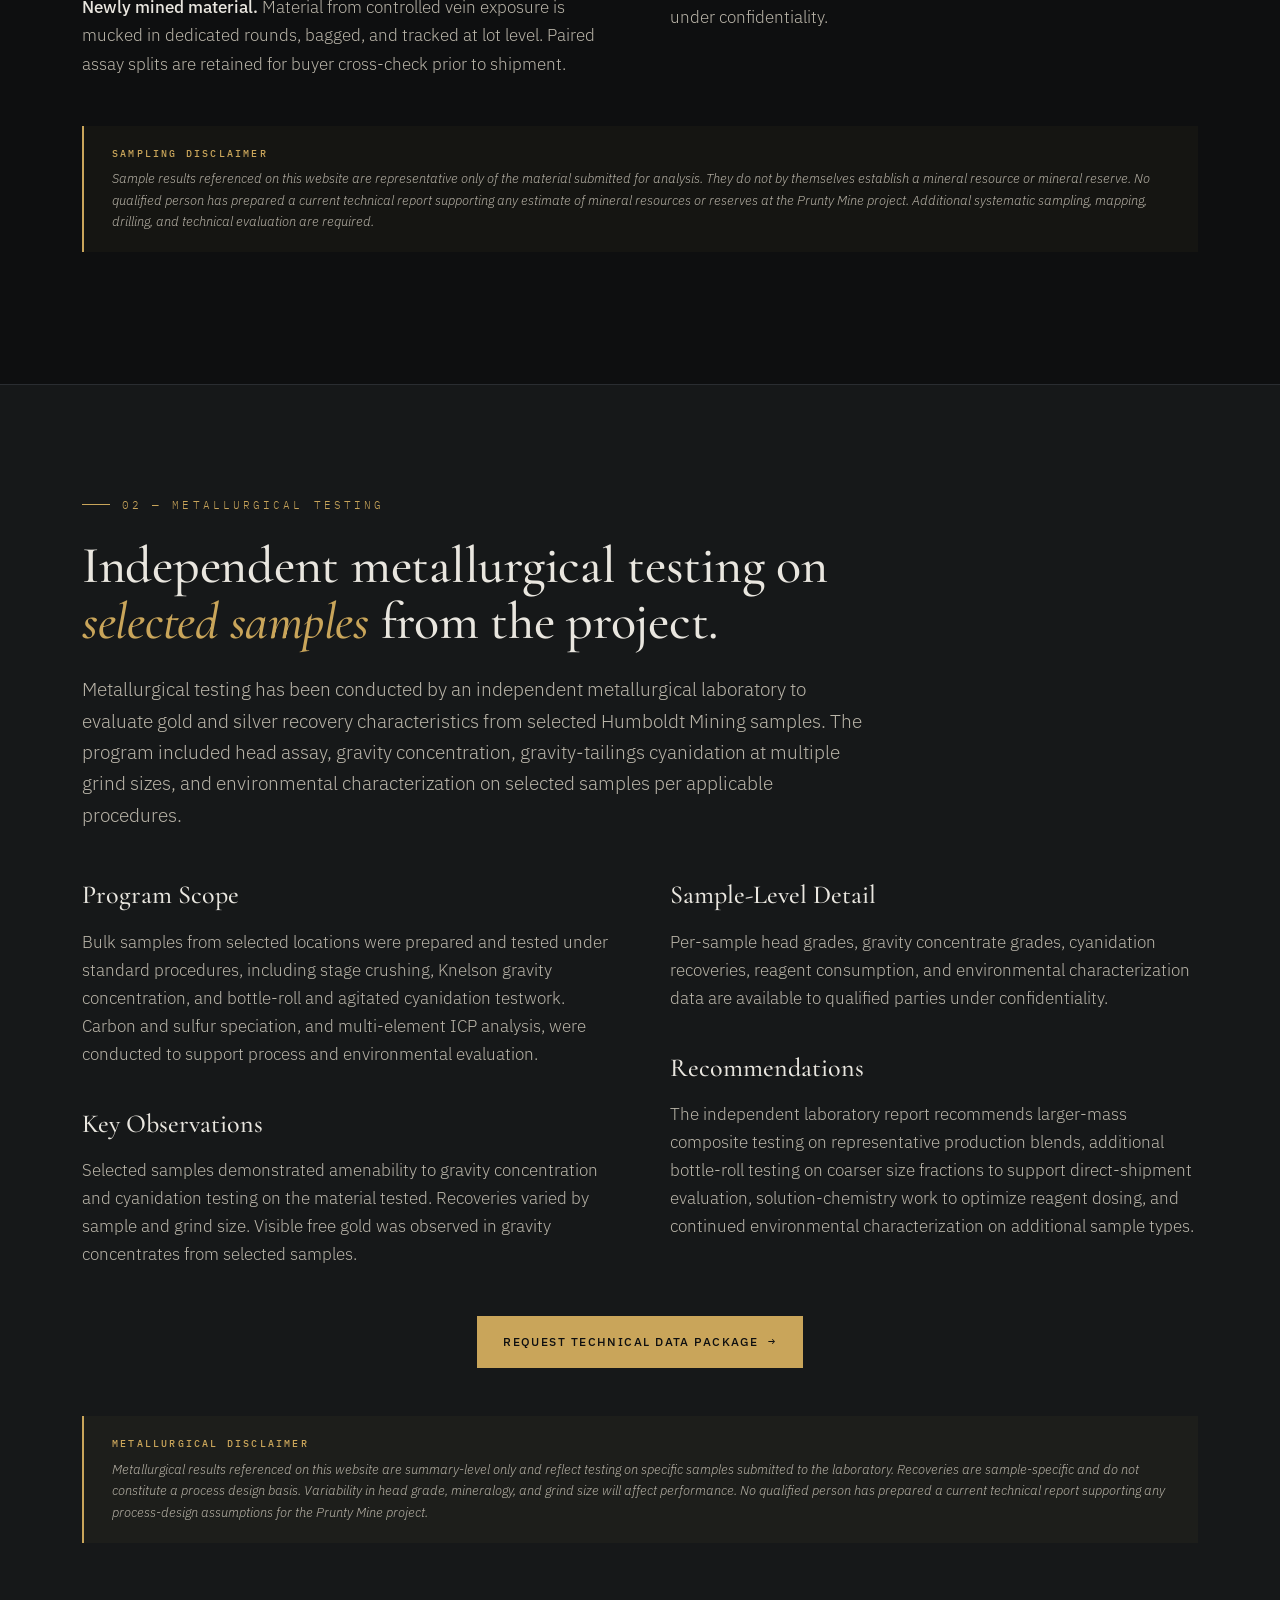
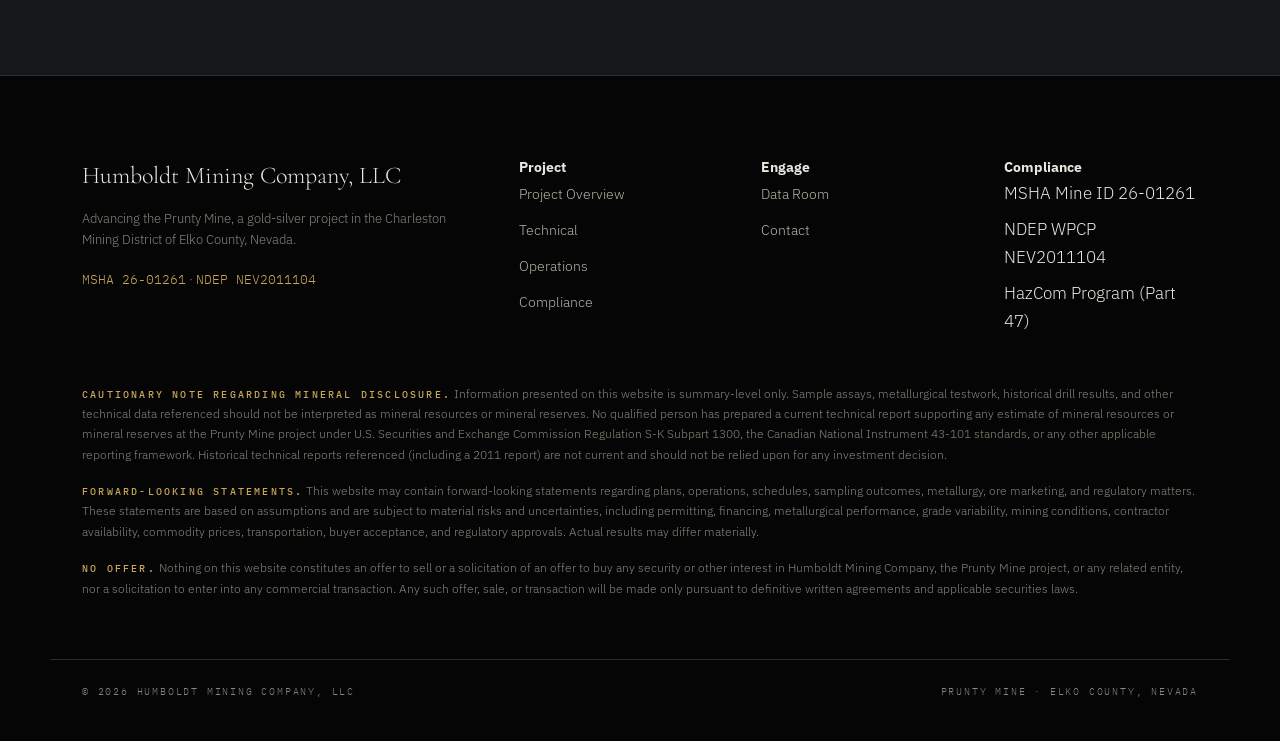
<file: technical.html>
<!DOCTYPE html>
<html lang="en">
<head>
<meta charset="UTF-8">
<meta name="viewport" content="width=device-width, initial-scale=1.0">
<title>Technical &mdash; Sampling & Metallurgy &mdash; Humboldt Mining Company</title>
<meta name="description" content="Sampling program and independent metallurgical testing supporting the Prunty Mine gold-silver project.">
<meta name="robots" content="index, follow">
<meta name="author" content="Humboldt Mining Company, LLC">
<meta name="theme-color" content="#0e0f10">
<meta property="og:type" content="website">
<meta property="og:url" content="https://humboldtmining.com/technical.html">
<meta property="og:title" content="Technical &mdash; Sampling & Metallurgy &mdash; Humboldt Mining Company">
<meta property="og:description" content="Sampling program and independent metallurgical testing supporting the Prunty Mine gold-silver project.">
<meta property="og:site_name" content="Humboldt Mining Company, LLC">
<meta property="og:locale" content="en_US">
<meta name="twitter:card" content="summary_large_image">
<meta name="twitter:title" content="Technical &mdash; Sampling & Metallurgy &mdash; Humboldt Mining Company">
<meta name="twitter:description" content="Sampling program and independent metallurgical testing supporting the Prunty Mine gold-silver project.">
<link rel="icon" type="image/x-icon" href="images/favicon.ico">
<script type="application/ld+json">
{ "@context": "https://schema.org", "@type": "Organization",
   "name": "Humboldt Mining Company, LLC", "url": "https://humboldtmining.com/",
   "description": "Operator of the Prunty Mine gold-silver project in the Charleston Mining District, Elko County, Nevada.",
   "address": { "@type": "PostalAddress", "addressRegion": "NV", "addressCountry": "US" } }
</script>
<link rel="preconnect" href="https://fonts.googleapis.com">
<link rel="preconnect" href="https://fonts.gstatic.com" crossorigin>
<link href="https://fonts.googleapis.com/css2?family=Cormorant+Garamond:wght@400;500;600;700&family=IBM+Plex+Mono:wght@400;500;600&family=IBM+Plex+Sans:wght@300;400;500;600&display=swap" rel="stylesheet">
<link rel="stylesheet" href="styles.css">
</head>
<body>

<div class="utility-bar">
  <div class="utility-bar-inner">
    <span><span class="dot"></span>MSHA Mine ID 26-01261</span>
    <span>Charleston Mining District &middot; Elko County, Nevada</span>
    <span>NDEP WPCP NEV2011104</span>
  </div>
</div>
<header class="site-nav">
  <div class="nav-inner">
    <a href="index.html" class="brand" style="display:flex;align-items:center;gap:14px;">
      <img src="images/logo-mark.png" alt="" style="height:46px;width:auto;display:block;flex-shrink:0;">
      <span>
        Humboldt Mining Company
        <span class="small">Prunty Mine &middot; Nevada</span>
      </span>
    </a>
    <nav>
      <ul>
        <li><a href="index.html">Home</a></li>
        <li><a href="project.html">Project</a></li>
        <li><a href="technical.html" class="active">Technical</a></li>
        <li><a href="operations.html">Operations</a></li>
        <li><a href="compliance.html">Compliance</a></li>
        <li><a href="contact.html">Contact</a></li>
        <li><a href="dataroom.html" class="nav-cta">Data Room</a></li>
      </ul>
    </nav>
    <button class="nav-toggle" aria-label="Open menu" onclick="document.body.classList.toggle('nav-open')">
      <span></span><span></span><span></span>
    </button>
  </div>
</header>

<section class="page-hero" style="padding:0;border-bottom:1px solid var(--steel);">
  <div class="page-hero-img" style="background-image:url('images/hero-technical.jpg');"></div>
  <div class="page-hero-inner">
    <div class="eyebrow">Sampling Program &middot; Metallurgical Testing</div>
    <h1>A program of <em>independent</em> sampling, assay verification, and metallurgical testwork.</h1>
  </div>
</section>


<section>
  <div class="container">
    <div class="section-eyebrow">01 &mdash; Sampling Program</div>
    <h2>Channel, grab, and bulk sampling, verified by <em>independent</em> laboratories.</h2>
    <p class="lead">Samples collected by Humboldt Mining personnel and consulting geologists have been submitted to accredited independent laboratories for fire-assay gold determinations and multi-element ICP analysis. Splits of selected samples have been cross-checked through independent umpire-assay work. Detailed certificates, sample location maps, and per-sample results are available to qualified parties under confidentiality.</p>

    <div class="split-image" style="margin-top:48px;">
      <div class="image-frame"><img src="images/sampling-channel.jpg" alt="Channel sample location at the Slattery vein, with surveyor markings"></div>
      <div>
        <h4>Categories sampled</h4>
        <div class="data-table-wrap" style="margin-top:8px;">
          <table class="data">
            <tbody>
              <tr><td>Vein samples</td><td>Underground and surface vein exposures</td></tr>
              <tr><td>Channel samples</td><td>Vein and wall rock, sampled separately</td></tr>
              <tr><td>Adit samples</td><td>Material from historic underground workings</td></tr>
              <tr><td>Dump samples</td><td>Historic mine-dump material</td></tr>
              <tr><td>Bulk metallurgical samples</td><td>Selected composites for processing testwork</td></tr>
            </tbody>
          </table>
        </div>
      </div>
    </div>

    <div class="split-tight" style="margin-top:64px;">
      <div>
        <h3>Dump material and newly mined material</h3>
        <p><strong style="color:var(--bone);font-weight:500;">Historic dump material.</strong> Mine-dump material from prior operating periods is heterogeneous in grade. Sampling and screening prior to any shipment is required to establish representative bulk grade for commercial purposes.</p>
        <p><strong style="color:var(--bone);font-weight:500;">Newly mined material.</strong> Material from controlled vein exposure is mucked in dedicated rounds, bagged, and tracked at lot level. Paired assay splits are retained for buyer cross-check prior to shipment.</p>
      </div>
      <div>
        <h3>Vein and adit sampling</h3>
        <p>Underground mapping by consulting geologists produced 3D vein and drift models of the principal vein structures identified in the workings. Channel samples are collected across vein and adjacent wall rock separately to support dilution-aware mine planning. Specific vein widths, grades, and structural detail are available to qualified parties under confidentiality.</p>
      </div>
    </div>

    <div class="disclaimer" style="margin-top:48px;">
      <strong>Sampling Disclaimer</strong>
      Sample results referenced on this website are representative only of the material submitted for analysis. They do not by themselves establish a mineral resource or mineral reserve. No qualified person has prepared a current technical report supporting any estimate of mineral resources or reserves at the Prunty Mine project. Additional systematic sampling, mapping, drilling, and technical evaluation are required.
    </div>
  </div>
</section>

<section style="background:var(--ink-2);">
  <div class="container">
    <div class="section-eyebrow">02 &mdash; Metallurgical Testing</div>
    <h2>Independent metallurgical testing on <em>selected samples</em> from the project.</h2>
    <p class="lead">Metallurgical testing has been conducted by an independent metallurgical laboratory to evaluate gold and silver recovery characteristics from selected Humboldt Mining samples. The program included head assay, gravity concentration, gravity-tailings cyanidation at multiple grind sizes, and environmental characterization on selected samples per applicable procedures.</p>

    <div class="split-tight" style="margin-top:48px;">
      <div>
        <h3>Program Scope</h3>
        <p>Bulk samples from selected locations were prepared and tested under standard procedures, including stage crushing, Knelson gravity concentration, and bottle-roll and agitated cyanidation testwork. Carbon and sulfur speciation, and multi-element ICP analysis, were conducted to support process and environmental evaluation.</p>
        <h3 style="margin-top:40px;">Key Observations</h3>
        <p>Selected samples demonstrated amenability to gravity concentration and cyanidation testing on the material tested. Recoveries varied by sample and grind size. Visible free gold was observed in gravity concentrates from selected samples.</p>
      </div>
      <div>
        <h3>Sample-Level Detail</h3>
        <p>Per-sample head grades, gravity concentrate grades, cyanidation recoveries, reagent consumption, and environmental characterization data are available to qualified parties under confidentiality.</p>
        <h3 style="margin-top:40px;">Recommendations</h3>
        <p>The independent laboratory report recommends larger-mass composite testing on representative production blends, additional bottle-roll testing on coarser size fractions to support direct-shipment evaluation, solution-chemistry work to optimize reagent dosing, and continued environmental characterization on additional sample types.</p>
      </div>
    </div>

    <div style="margin-top:48px;text-align:center;">
      <a href="contact.html" class="btn btn-primary">Request Technical Data Package <span class="arrow">&rarr;</span></a>
    </div>

    <div class="disclaimer" style="margin-top:48px;">
      <strong>Metallurgical Disclaimer</strong>
      Metallurgical results referenced on this website are summary-level only and reflect testing on specific samples submitted to the laboratory. Recoveries are sample-specific and do not constitute a process design basis. Variability in head grade, mineralogy, and grind size will affect performance. No qualified person has prepared a current technical report supporting any process-design assumptions for the Prunty Mine project.
    </div>
  </div>
</section>


<footer>
  <div class="footer-grid">
    <div>
      <div class="footer-brand">Humboldt Mining Company, LLC</div>
      <p>Advancing the Prunty Mine, a gold-silver project in the Charleston Mining District of Elko County, Nevada.</p>
      <p style="margin-top:16px;"><span style="font-family:var(--mono);color:var(--gold);">MSHA 26-01261</span> &middot; <span style="font-family:var(--mono);color:var(--gold);">NDEP NEV2011104</span></p>
    </div>
    <div>
      <h5>Project</h5>
      <ul>
        <li><a href="project.html">Project Overview</a></li>
        <li><a href="technical.html">Technical</a></li>
        <li><a href="operations.html">Operations</a></li>
        <li><a href="compliance.html">Compliance</a></li>
      </ul>
    </div>
    <div>
      <h5>Engage</h5>
      <ul>
        <li><a href="dataroom.html">Data Room</a></li>
        <li><a href="contact.html">Contact</a></li>
      </ul>
    </div>
    <div>
      <h5>Compliance</h5>
      <ul>
        <li>MSHA Mine ID 26-01261</li>
        <li>NDEP WPCP NEV2011104</li>
        <li>HazCom Program (Part 47)</li>
      </ul>
    </div>
  </div>
  <div class="footer-disclaimers">
    <p><strong>Cautionary Note Regarding Mineral Disclosure.</strong> Information presented on this website is summary-level only. Sample assays, metallurgical testwork, historical drill results, and other technical data referenced should not be interpreted as mineral resources or mineral reserves. No qualified person has prepared a current technical report supporting any estimate of mineral resources or mineral reserves at the Prunty Mine project under U.S. Securities and Exchange Commission Regulation S-K Subpart 1300, the Canadian National Instrument 43-101 standards, or any other applicable reporting framework. Historical technical reports referenced (including a 2011 report) are not current and should not be relied upon for any investment decision.</p>
    <p><strong>Forward-Looking Statements.</strong> This website may contain forward-looking statements regarding plans, operations, schedules, sampling outcomes, metallurgy, ore marketing, and regulatory matters. These statements are based on assumptions and are subject to material risks and uncertainties, including permitting, financing, metallurgical performance, grade variability, mining conditions, contractor availability, commodity prices, transportation, buyer acceptance, and regulatory approvals. Actual results may differ materially.</p>
    <p><strong>No Offer.</strong> Nothing on this website constitutes an offer to sell or a solicitation of an offer to buy any security or other interest in Humboldt Mining Company, the Prunty Mine project, or any related entity, nor a solicitation to enter into any commercial transaction. Any such offer, sale, or transaction will be made only pursuant to definitive written agreements and applicable securities laws.</p>
  </div>
  <div class="footer-bottom">
    <span>&copy; 2026 Humboldt Mining Company, LLC</span>
    <span>Prunty Mine &middot; Elko County, Nevada</span>
  </div>
</footer>
<script>
  document.querySelectorAll('header.site-nav nav a').forEach(function(link){
    link.addEventListener('click', function(){
      document.body.classList.remove('nav-open');
    });
  });
  if (window.location.search.indexOf('submitted=true') !== -1) {
    var b = document.createElement('div');
    b.style.cssText = 'position:fixed;top:0;left:0;right:0;background:#c9a55a;color:#0e0f10;padding:16px 24px;text-align:center;font-family:"IBM Plex Sans",sans-serif;font-size:14px;font-weight:500;letter-spacing:.04em;z-index:9999;box-shadow:0 2px 12px rgba(0,0,0,.4);';
    b.innerHTML = 'Thank you. Your inquiry has been received. Humboldt Mining will respond by email. <span style="cursor:pointer;margin-left:24px;font-weight:600;" onclick="this.parentElement.remove()">&times;</span>';
    document.body.prepend(b);
    window.scrollTo(0,0);
  }
</script>
</body>
</html>
</file>
<file: styles.css>
:root {
  --ink: #0e0f10;
  --ink-2: #161819;
  --ink-3: #1d2023;
  --steel: #2a2d31;
  --steel-2: #4b4f55;
  --bone: #e9e6df;
  --bone-2: #b9b4a8;
  --bone-3: #8a857a;
  --gold: #c9a55a;
  --gold-deep: #9c7e3e;
  --serif: 'Cormorant Garamond', Georgia, serif;
  --sans: 'IBM Plex Sans', system-ui, sans-serif;
  --mono: 'IBM Plex Mono', ui-monospace, monospace;
}
* { box-sizing: border-box; margin: 0; padding: 0; }
html { scroll-behavior: smooth; }
body {
  background: var(--ink);
  color: var(--bone);
  font-family: var(--sans);
  font-size: 17px;
  line-height: 1.65;
  font-weight: 300;
  -webkit-font-smoothing: antialiased;
  text-rendering: optimizeLegibility;
}
::selection { background: var(--gold); color: var(--ink); }
a { color: var(--bone); text-decoration: none; transition: color .2s ease; }
a:hover { color: var(--gold); }
img { max-width: 100%; display: block; }

/* UTILITY BAR */
.utility-bar {
  background: #000;
  border-bottom: 1px solid var(--steel);
  font-family: var(--mono);
  font-size: 11px;
  letter-spacing: 0.12em;
  text-transform: uppercase;
  color: var(--bone-3);
}
.utility-bar-inner {
  max-width: 1280px;
  margin: 0 auto;
  padding: 10px 32px;
  display: flex;
  justify-content: space-between;
  gap: 24px;
  flex-wrap: wrap;
}
.utility-bar span { display: inline-flex; gap: 8px; align-items: center; }
.utility-bar .dot { width: 4px; height: 4px; background: var(--gold); border-radius: 50%; }

/* NAVIGATION */
header.site-nav {
  position: sticky;
  top: 0;
  background: rgba(14,15,16,0.94);
  backdrop-filter: blur(12px);
  -webkit-backdrop-filter: blur(12px);
  border-bottom: 1px solid var(--steel);
  z-index: 100;
}
.nav-inner {
  max-width: 1280px;
  margin: 0 auto;
  padding: 18px 32px;
  display: flex;
  justify-content: space-between;
  align-items: center;
  gap: 24px;
}
.brand {
  font-family: var(--serif);
  font-size: 22px;
  font-weight: 500;
  letter-spacing: 0.01em;
  line-height: 1.1;
}
.brand .small {
  display: block;
  font-family: var(--mono);
  font-size: 9px;
  letter-spacing: 0.25em;
  text-transform: uppercase;
  color: var(--bone-3);
  margin-top: 2px;
}
nav ul { list-style: none; display: flex; gap: 26px; flex-wrap: wrap; align-items: center; }
nav a {
  font-family: var(--sans);
  font-size: 13px;
  letter-spacing: 0.04em;
  color: var(--bone-2);
  font-weight: 400;
}
nav a:hover, nav a.active { color: var(--gold); }
.nav-cta {
  background: var(--gold);
  color: var(--ink) !important;
  padding: 10px 18px;
  font-weight: 500;
  letter-spacing: 0.06em;
  text-transform: uppercase;
  font-size: 11px !important;
  transition: background .2s ease;
}
.nav-cta:hover { background: var(--gold-deep); color: var(--ink) !important; }
.nav-toggle {
  display: none;
  background: transparent;
  border: 1px solid var(--steel);
  width: 40px; height: 40px;
  cursor: pointer; padding: 0;
  flex-direction: column;
  justify-content: center; align-items: center; gap: 4px;
  transition: border-color .2s ease;
}
.nav-toggle:hover { border-color: var(--gold); }
.nav-toggle span {
  display: block; width: 18px; height: 1.5px;
  background: var(--bone);
  transition: all .25s ease;
}
body.nav-open .nav-toggle span:nth-child(1) { transform: translateY(5.5px) rotate(45deg); }
body.nav-open .nav-toggle span:nth-child(2) { opacity: 0; }
body.nav-open .nav-toggle span:nth-child(3) { transform: translateY(-5.5px) rotate(-45deg); }

/* PAGE HERO (banner across each non-home page) */
.page-hero {
  position: relative;
  height: 360px;
  display: flex;
  align-items: flex-end;
  overflow: hidden;
  border-bottom: 1px solid var(--steel);
}
.page-hero-img {
  position: absolute; inset: 0;
  background-size: cover;
  background-position: center;
  filter: brightness(0.45) saturate(0.85);
}
.page-hero::after {
  content: ''; position: absolute; inset: 0;
  background: linear-gradient(180deg, rgba(14,15,16,0.4) 0%, rgba(14,15,16,0.85) 100%);
}
.page-hero-inner {
  position: relative; z-index: 2;
  max-width: 1180px; margin: 0 auto; padding: 0 32px 56px; width: 100%;
}
.page-hero h1 {
  font-family: var(--serif);
  font-size: clamp(38px, 5vw, 60px);
  font-weight: 500; line-height: 1.05;
  letter-spacing: -0.005em;
  color: var(--bone);
  margin-top: 16px;
  max-width: 800px;
}
.page-hero h1 em { font-style: italic; color: var(--gold); font-weight: 500; }

/* HOME HERO (taller, with text overlay both sides) */
.home-hero {
  min-height: 88vh;
  display: flex;
  align-items: center;
  position: relative;
  overflow: hidden;
  border-bottom: 1px solid var(--steel);
}
.home-hero-img {
  position: absolute; inset: 0;
  background-size: cover; background-position: center;
  filter: brightness(0.4) saturate(0.85);
}
.home-hero::after {
  content: ''; position: absolute; inset: 0;
  background:
    radial-gradient(ellipse at 70% 30%, rgba(201,165,90,0.08) 0%, transparent 55%),
    linear-gradient(135deg, rgba(10,11,12,0.6) 0%, rgba(19,21,23,0.7) 100%);
}
.home-hero-inner {
  position: relative; z-index: 2;
  max-width: 1280px; margin: 0 auto;
  padding: 80px 32px;
  display: grid; grid-template-columns: 1fr 1fr;
  gap: 80px; align-items: center; width: 100%;
}

.eyebrow {
  font-family: var(--mono);
  font-size: 11px;
  letter-spacing: 0.28em;
  text-transform: uppercase;
  color: var(--gold);
  margin-bottom: 28px;
  display: inline-flex; align-items: center; gap: 12px;
}
.eyebrow::before {
  content: ''; width: 36px; height: 1px; background: var(--gold);
}
h1.hero-title {
  font-family: var(--serif);
  font-size: clamp(44px, 5.5vw, 76px);
  line-height: 1.02;
  font-weight: 500;
  color: var(--bone);
  letter-spacing: -0.01em;
  margin-bottom: 32px;
}
h1.hero-title em { font-style: italic; color: var(--gold); font-weight: 500; }
.hero-sub {
  font-size: 18px; color: var(--bone-2);
  line-height: 1.65; max-width: 540px;
  margin-bottom: 40px;
}
.cta-row { display: flex; gap: 16px; flex-wrap: wrap; }
.btn {
  display: inline-flex; align-items: center; gap: 10px;
  padding: 16px 26px;
  font-family: var(--sans);
  font-size: 12px; font-weight: 500;
  letter-spacing: 0.12em;
  text-transform: uppercase;
  cursor: pointer; border: none;
  transition: all .25s ease;
}
.btn-primary { background: var(--gold); color: var(--ink); }
.btn-primary:hover { background: var(--bone); color: var(--ink); }
.btn-secondary { background: transparent; color: var(--bone); border: 1px solid var(--steel-2); }
.btn-secondary:hover { border-color: var(--gold); color: var(--gold); }
.btn .arrow { font-family: var(--mono); font-weight: 400; }

/* HERO CARD on home */
.hero-card {
  background: rgba(22,24,25,0.92);
  border: 1px solid var(--steel);
  padding: 40px;
  position: relative;
  backdrop-filter: blur(8px);
}
.hero-card::before {
  content: ''; position: absolute;
  top: -1px; left: -1px;
  width: 32px; height: 32px;
  border-top: 2px solid var(--gold);
  border-left: 2px solid var(--gold);
}
.hero-card::after {
  content: ''; position: absolute;
  bottom: -1px; right: -1px;
  width: 32px; height: 32px;
  border-bottom: 2px solid var(--gold);
  border-right: 2px solid var(--gold);
}
.hero-card-label {
  font-family: var(--mono);
  font-size: 10px;
  letter-spacing: 0.22em;
  text-transform: uppercase;
  color: var(--gold);
  margin-bottom: 24px;
}
.hero-card h3 {
  font-family: var(--serif);
  font-size: 28px; font-weight: 500;
  line-height: 1.2; margin-bottom: 24px;
}
.hero-fact-list { list-style: none; }
.hero-fact-list li {
  display: flex; justify-content: space-between;
  padding: 14px 0; border-bottom: 1px solid var(--steel);
  font-size: 14px; gap: 24px;
}
.hero-fact-list li:last-child { border-bottom: none; }
.hero-fact-list .label {
  color: var(--bone-3);
  font-family: var(--mono);
  font-size: 11px;
  letter-spacing: 0.1em;
  text-transform: uppercase;
}
.hero-fact-list .value { color: var(--bone); font-weight: 400; text-align: right; }
.hero-fact-list .value.num { font-family: var(--mono); color: var(--gold); }

/* SECTIONS */
section { padding: 100px 0; border-bottom: 1px solid var(--steel); position: relative; }
section:last-of-type { border-bottom: none; }
.container { max-width: 1180px; margin: 0 auto; padding: 0 32px; }
.section-eyebrow {
  font-family: var(--mono);
  font-size: 11px;
  letter-spacing: 0.28em;
  text-transform: uppercase;
  color: var(--gold);
  margin-bottom: 24px;
  display: inline-flex; align-items: center; gap: 12px;
}
.section-eyebrow::before {
  content: ''; width: 28px; height: 1px; background: var(--gold);
}
h2 {
  font-family: var(--serif);
  font-size: clamp(34px, 4.2vw, 52px);
  line-height: 1.08; font-weight: 500;
  color: var(--bone);
  margin-bottom: 24px;
  letter-spacing: -0.005em;
  max-width: 880px;
}
h2 em { font-style: italic; color: var(--gold); }
h3 {
  font-family: var(--serif);
  font-size: 26px; font-weight: 500;
  color: var(--bone);
  margin-bottom: 16px; line-height: 1.25;
}
h4 {
  font-family: var(--mono);
  font-size: 11px; font-weight: 500;
  letter-spacing: 0.22em;
  text-transform: uppercase;
  color: var(--bone-3);
  margin-bottom: 16px;
}
.lead {
  font-size: 19px;
  color: var(--bone-2);
  line-height: 1.65;
  max-width: 780px;
  margin-bottom: 40px;
}
p { margin-bottom: 18px; color: var(--bone-2); }
p:last-child { margin-bottom: 0; }

/* KPI STRIP */
.kpi-strip {
  background: var(--ink-2);
  border-top: 1px solid var(--steel);
  border-bottom: 1px solid var(--steel);
  padding: 48px 0;
}
.kpi-grid {
  max-width: 1280px; margin: 0 auto; padding: 0 32px;
  display: grid; grid-template-columns: repeat(6, 1fr); gap: 0;
}
.kpi { padding: 12px 28px; border-right: 1px solid var(--steel); }
.kpi:last-child { border-right: none; }
.kpi-label {
  font-family: var(--mono);
  font-size: 10px;
  letter-spacing: 0.22em;
  text-transform: uppercase;
  color: var(--bone-3);
  margin-bottom: 10px;
}
.kpi-value {
  font-family: var(--serif);
  font-size: 22px; line-height: 1.2;
  color: var(--bone); font-weight: 500;
}
.kpi-value .accent { color: var(--gold); }

/* HIGHLIGHT CARDS (with images) */
.highlights-grid {
  display: grid; grid-template-columns: repeat(3, 1fr);
  gap: 1px;
  background: var(--steel);
  border: 1px solid var(--steel);
}
.highlight {
  background: var(--ink);
  padding: 0;
  display: flex; flex-direction: column;
  transition: background .3s ease;
}
.highlight-img {
  height: 220px;
  background-size: cover;
  background-position: center;
  filter: brightness(0.85) saturate(0.95);
  transition: filter .3s ease;
}
.highlight:hover .highlight-img { filter: brightness(1) saturate(1.05); }
.highlight-body { padding: 36px 32px; flex: 1; }
.highlight-num {
  font-family: var(--mono);
  font-size: 11px; color: var(--gold);
  letter-spacing: 0.22em;
  margin-bottom: 20px;
}
.highlight h3 { font-size: 22px; margin-bottom: 14px; }
.highlight p { font-size: 15px; line-height: 1.6; }
.highlight .stat { font-family: var(--mono); color: var(--gold); font-weight: 500; }

/* SPLIT LAYOUTS */
.split { display: grid; grid-template-columns: 1fr 1.4fr; gap: 80px; align-items: start; }
.split-tight { display: grid; grid-template-columns: 1fr 1fr; gap: 60px; align-items: start; }
.split-image { display: grid; grid-template-columns: 1fr 1fr; gap: 60px; align-items: center; }
.split-image .image-frame {
  border: 1px solid var(--steel);
  padding: 8px; background: var(--ink-2);
}
.split-image .image-frame img { display: block; width: 100%; }

/* TABLES */
.data-table-wrap {
  border: 1px solid var(--steel);
  background: var(--ink-2);
  overflow-x: auto;
  margin: 28px 0;
}
.data-table-caption {
  padding: 18px 24px;
  border-bottom: 1px solid var(--steel);
  font-family: var(--mono);
  font-size: 11px;
  letter-spacing: 0.18em;
  text-transform: uppercase;
  color: var(--gold);
  display: flex; justify-content: space-between; align-items: center;
  flex-wrap: wrap; gap: 12px;
}
.data-table-caption .source { color: var(--bone-3); font-size: 10px; letter-spacing: 0.15em; }
table.data { width: 100%; border-collapse: collapse; font-family: var(--sans); font-size: 14px; }
table.data th {
  text-align: left; padding: 14px 24px;
  border-bottom: 1px solid var(--steel);
  font-family: var(--mono); font-size: 10px;
  font-weight: 500; letter-spacing: 0.15em;
  text-transform: uppercase; color: var(--bone-3);
  background: rgba(0,0,0,0.2);
}
table.data td {
  padding: 14px 24px;
  border-bottom: 1px solid var(--steel);
  color: var(--bone); font-weight: 300;
}
table.data tbody tr:last-child td { border-bottom: none; }
table.data tbody tr:hover { background: rgba(201,165,90,0.04); }
table.data .num { font-family: var(--mono); text-align: right; color: var(--gold); font-weight: 500; }
table.data .id { font-family: var(--mono); color: var(--bone-2); font-size: 13px; }

/* DISCLAIMER */
.disclaimer {
  background: rgba(201,165,90,0.04);
  border-left: 2px solid var(--gold);
  padding: 20px 28px;
  margin: 32px 0;
  font-size: 13px; line-height: 1.65;
  color: var(--bone-2);
  font-style: italic;
}
.disclaimer strong {
  font-style: normal;
  font-family: var(--mono);
  font-size: 10px;
  letter-spacing: 0.22em;
  text-transform: uppercase;
  color: var(--gold);
  display: block;
  margin-bottom: 6px;
  font-weight: 500;
}

/* TIMELINE */
.timeline {
  border-left: 1px solid var(--steel);
  padding-left: 32px;
  margin-top: 32px;
}
.timeline-item { margin-bottom: 32px; position: relative; }
.timeline-item::before {
  content: ''; position: absolute;
  left: -38px; top: 6px;
  width: 8px; height: 8px;
  background: var(--gold);
  border-radius: 50%;
  box-shadow: 0 0 0 4px var(--ink);
}
.timeline-period {
  font-family: var(--mono);
  font-size: 11px; letter-spacing: 0.22em;
  text-transform: uppercase; color: var(--gold);
  margin-bottom: 6px;
}
.timeline-item p { font-size: 15px; }

/* PRINCIPLES */
.principles { list-style: none; margin-top: 28px; counter-reset: principle; }
.principles li {
  padding: 22px 0;
  border-bottom: 1px solid var(--steel);
  display: grid; grid-template-columns: 60px 1fr; gap: 24px;
  counter-increment: principle;
  color: var(--bone-2); font-size: 16px;
}
.principles li::before {
  content: counter(principle, decimal-leading-zero);
  font-family: var(--mono);
  color: var(--gold);
  font-size: 12px; letter-spacing: 0.15em;
  padding-top: 2px;
}

/* DOC CARDS */
.doc-grid {
  display: grid; grid-template-columns: repeat(3, 1fr);
  gap: 1px;
  background: var(--steel);
  border: 1px solid var(--steel);
  margin-top: 32px;
}
.doc-card {
  background: var(--ink-2);
  padding: 32px 28px;
  display: flex; flex-direction: column; gap: 12px;
  min-height: 180px;
  transition: background .25s ease;
}
.doc-card:hover { background: var(--ink-3); }
.doc-card .lock {
  font-family: var(--mono);
  font-size: 10px; letter-spacing: 0.22em;
  color: var(--gold); text-transform: uppercase;
}
.doc-card h4 {
  font-family: var(--serif);
  font-size: 20px; color: var(--bone);
  letter-spacing: 0; text-transform: none;
  margin: 0; font-weight: 500;
}
.doc-card p { font-size: 13px; color: var(--bone-3); margin-top: auto; margin-bottom: 0; }

/* FORMS */
.form-grid { display: grid; grid-template-columns: 1fr 1fr; gap: 28px; margin-top: 32px; }
.form-full { grid-column: 1 / -1; }
.form-group { display: flex; flex-direction: column; }
.form-group label {
  font-family: var(--mono);
  font-size: 10px; letter-spacing: 0.22em;
  text-transform: uppercase; color: var(--bone-3);
  margin-bottom: 10px;
}
.form-group input,
.form-group select,
.form-group textarea {
  background: transparent; border: none;
  border-bottom: 1px solid var(--steel-2);
  color: var(--bone);
  font-family: var(--sans); font-size: 16px;
  padding: 10px 0; outline: none;
  transition: border-color .2s ease;
}
.form-group input:focus,
.form-group select:focus,
.form-group textarea:focus { border-color: var(--gold); }
.form-group textarea { min-height: 110px; resize: vertical; }
.form-group select { -webkit-appearance: none; appearance: none; cursor: pointer; }

/* MAP frame on Project page */
.map-frame {
  border: 1px solid var(--steel);
  padding: 8px; background: var(--ink-2);
  margin: 32px 0;
}
.map-frame .map-inner { aspect-ratio: 4/3; }
.map-frame object,
.map-frame iframe { width: 100%; height: 100%; display: block; }

/* FOOTER */
footer {
  background: #050505;
  padding: 80px 0 40px;
  border-top: 1px solid var(--steel);
}
.footer-grid {
  max-width: 1180px; margin: 0 auto; padding: 0 32px;
  display: grid; grid-template-columns: 2fr 1fr 1fr 1fr;
  gap: 48px;
}
.footer-brand {
  font-family: var(--serif);
  font-size: 24px; color: var(--bone);
  margin-bottom: 12px;
}
.footer h5 {
  font-family: var(--mono);
  font-size: 10px; letter-spacing: 0.22em;
  text-transform: uppercase; color: var(--gold);
  margin-bottom: 16px;
}
footer ul { list-style: none; }
footer ul li { margin-bottom: 8px; }
footer ul li a { font-size: 14px; color: var(--bone-2); }
footer p { font-size: 13px; color: var(--bone-3); }
.footer-bottom {
  max-width: 1180px; margin: 60px auto 0;
  padding: 24px 32px 0;
  border-top: 1px solid var(--steel);
  display: flex; justify-content: space-between;
  flex-wrap: wrap; gap: 16px;
  font-family: var(--mono);
  font-size: 10px; letter-spacing: 0.18em;
  text-transform: uppercase;
  color: var(--bone-3);
}
.footer-disclaimers {
  max-width: 1180px; margin: 40px auto 0; padding: 0 32px;
  font-size: 12px; color: var(--bone-3); line-height: 1.7;
}
.footer-disclaimers p { font-size: 12px; color: var(--bone-3); margin-bottom: 16px; }
.footer-disclaimers strong {
  color: var(--gold);
  font-family: var(--mono);
  font-size: 10px;
  letter-spacing: 0.22em;
  text-transform: uppercase;
  font-weight: 500;
}

/* RESPONSIVE */
@media (max-width: 1000px) {
  .home-hero-inner { grid-template-columns: 1fr; gap: 60px; padding: 60px 32px; }
  .kpi-grid { grid-template-columns: repeat(3, 1fr); }
  .kpi:nth-child(3n) { border-right: none; }
  .kpi { border-bottom: 1px solid var(--steel); padding: 24px; }
  .kpi:nth-last-child(-n+3) { border-bottom: none; }
  .highlights-grid { grid-template-columns: 1fr; }
  .split, .split-tight, .split-image { grid-template-columns: 1fr; gap: 48px; }
  .doc-grid { grid-template-columns: 1fr 1fr; }
  .footer-grid { grid-template-columns: 1fr 1fr; }
  section { padding: 72px 0; }
  .page-hero { height: 280px; }

  .nav-toggle { display: flex; }
  nav {
    position: absolute; top: 100%; left: 0; right: 0;
    background: var(--ink);
    border-bottom: 1px solid var(--steel);
    max-height: 0; overflow: hidden;
    transition: max-height .35s ease;
  }
  body.nav-open nav { max-height: 600px; }
  nav ul { flex-direction: column; gap: 0; padding: 12px 0; align-items: stretch; }
  nav ul li { width: 100%; }
  nav ul li a {
    display: block; padding: 14px 32px; font-size: 14px;
    border-bottom: 1px solid var(--steel);
  }
  nav ul li:last-child a { border-bottom: none; }
  .nav-cta { margin: 12px 32px; text-align: center; padding: 14px 18px !important; }
}
@media (max-width: 600px) {
  .utility-bar-inner { padding: 8px 20px; font-size: 10px; }
  .nav-inner { padding: 14px 20px; }
  .container { padding: 0 20px; }
  .home-hero-inner { padding: 40px 20px; }
  .kpi-grid { grid-template-columns: 1fr 1fr; padding: 0 20px; }
  .kpi:nth-child(2n) { border-right: none; }
  .doc-grid { grid-template-columns: 1fr; }
  .form-grid { grid-template-columns: 1fr; }
  .footer-grid { grid-template-columns: 1fr; gap: 32px; }
  h1.hero-title { font-size: 40px; }
  .page-hero h1 { font-size: 32px; }
}
</file>
